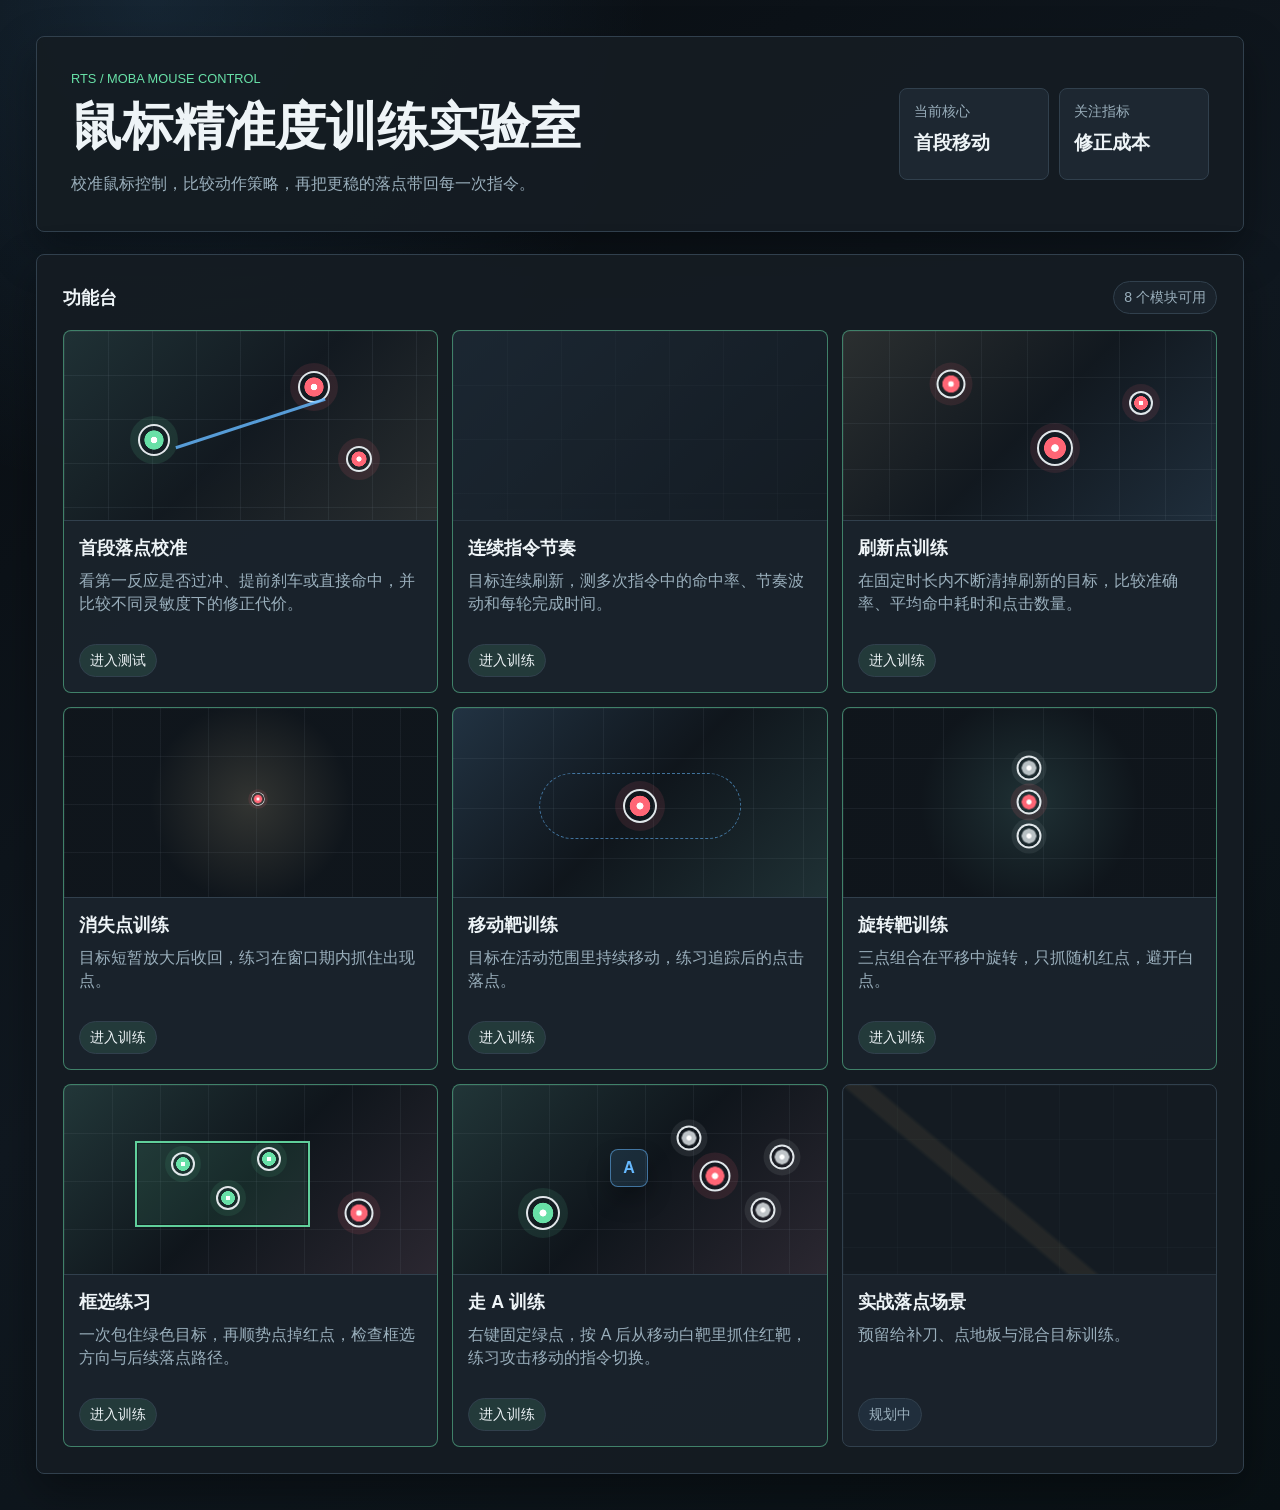
<file: index.html>
<!doctype html>
<html lang="zh-CN">
  <head>
    <meta charset="UTF-8" />
    <meta name="viewport" content="width=device-width, initial-scale=1.0" />
    <title>鼠标精准度训练实验室</title>
    <link rel="stylesheet" href="./home.css" />
  </head>
  <body>
    <main class="home-shell">
      <header class="home-header">
        <div>
          <p class="eyebrow">RTS / MOBA Mouse Control</p>
          <h1>鼠标精准度训练实验室</h1>
          <p class="home-copy">校准鼠标控制，比较动作策略，再把更稳的落点带回每一次指令。</p>
        </div>
        <dl class="home-focus" aria-label="当前研究方向">
          <div>
            <dt>当前核心</dt>
            <dd>首段移动</dd>
          </div>
          <div>
            <dt>关注指标</dt>
            <dd>修正成本</dd>
          </div>
        </dl>
      </header>

      <section class="module-band" aria-label="训练功能">
        <div class="section-heading">
          <h2>功能台</h2>
          <span>8 个模块可用</span>
        </div>

        <div class="module-grid">
          <a class="module-card active" href="./first-move-calibration.html">
            <div class="module-preview" aria-hidden="true">
              <span class="preview-anchor"></span>
              <span class="preview-target first"></span>
              <span class="preview-target second"></span>
              <span class="preview-path"></span>
            </div>
            <div class="module-body">
              <strong>首段落点校准</strong>
              <p>看第一反应是否过冲、提前刹车或直接命中，并比较不同灵敏度下的修正代价。</p>
              <span>进入测试</span>
            </div>
          </a>

          <a class="module-card active" href="./command-rhythm.html">
            <div class="module-preview quiet" aria-hidden="true"></div>
            <div class="module-body">
              <strong>连续指令节奏</strong>
              <p>目标连续刷新，测多次指令中的命中率、节奏波动和每轮完成时间。</p>
              <span>进入训练</span>
            </div>
          </a>

          <a class="module-card active" href="./refresh-point-training.html">
            <div class="module-preview refresh" aria-hidden="true">
              <span class="refresh-target one"></span>
              <span class="refresh-target two"></span>
              <span class="refresh-target three"></span>
            </div>
            <div class="module-body">
              <strong>刷新点训练</strong>
              <p>在固定时长内不断清掉刷新的目标，比较准确率、平均命中耗时和点击数量。</p>
              <span>进入训练</span>
            </div>
          </a>

          <a class="module-card active" href="./vanish-point-training.html">
            <div class="module-preview vanish" aria-hidden="true">
              <span class="vanish-target"></span>
            </div>
            <div class="module-body">
              <strong>消失点训练</strong>
              <p>目标短暂放大后收回，练习在窗口期内抓住出现点。</p>
              <span>进入训练</span>
            </div>
          </a>

          <a class="module-card active" href="./moving-target-training.html">
            <div class="module-preview moving" aria-hidden="true">
              <span class="moving-track"></span>
              <span class="moving-preview-target"></span>
            </div>
            <div class="module-body">
              <strong>移动靶训练</strong>
              <p>目标在活动范围里持续移动，练习追踪后的点击落点。</p>
              <span>进入训练</span>
            </div>
          </a>

          <a class="module-card active" href="./rotating-target-training.html">
            <div class="module-preview rotating" aria-hidden="true">
              <span class="rotating-triplet">
                <i></i>
                <i class="hot"></i>
                <i></i>
              </span>
            </div>
            <div class="module-body">
              <strong>旋转靶训练</strong>
              <p>三点组合在平移中旋转，只抓随机红点，避开白点。</p>
              <span>进入训练</span>
            </div>
          </a>

          <a class="module-card active" href="./box-select-training.html">
            <div class="module-preview box-select" aria-hidden="true">
              <span class="selection-frame"></span>
              <i class="select-preview-dot one"></i>
              <i class="select-preview-dot two"></i>
              <i class="select-preview-dot three"></i>
              <i class="select-preview-dot red"></i>
            </div>
            <div class="module-body">
              <strong>框选练习</strong>
              <p>一次包住绿色目标，再顺势点掉红点，检查框选方向与后续落点路径。</p>
              <span>进入训练</span>
            </div>
          </a>

          <a class="module-card active" href="./a-move-training.html">
            <div class="module-preview amove" aria-hidden="true">
              <span class="amove-preview-anchor"></span>
              <span class="amove-preview-key">A</span>
              <i class="amove-preview-dot red"></i>
              <i class="amove-preview-dot white one"></i>
              <i class="amove-preview-dot white two"></i>
              <i class="amove-preview-dot white three"></i>
            </div>
            <div class="module-body">
              <strong>走 A 训练</strong>
              <p>右键固定绿点，按 A 后从移动白靶里抓住红靶，练习攻击移动的指令切换。</p>
              <span>进入训练</span>
            </div>
          </a>

          <article class="module-card planned">
            <div class="module-preview quiet lanes" aria-hidden="true"></div>
            <div class="module-body">
              <strong>实战落点场景</strong>
              <p>预留给补刀、点地板与混合目标训练。</p>
              <span>规划中</span>
            </div>
          </article>
        </div>
      </section>
    </main>
  </body>
</html>
</file>
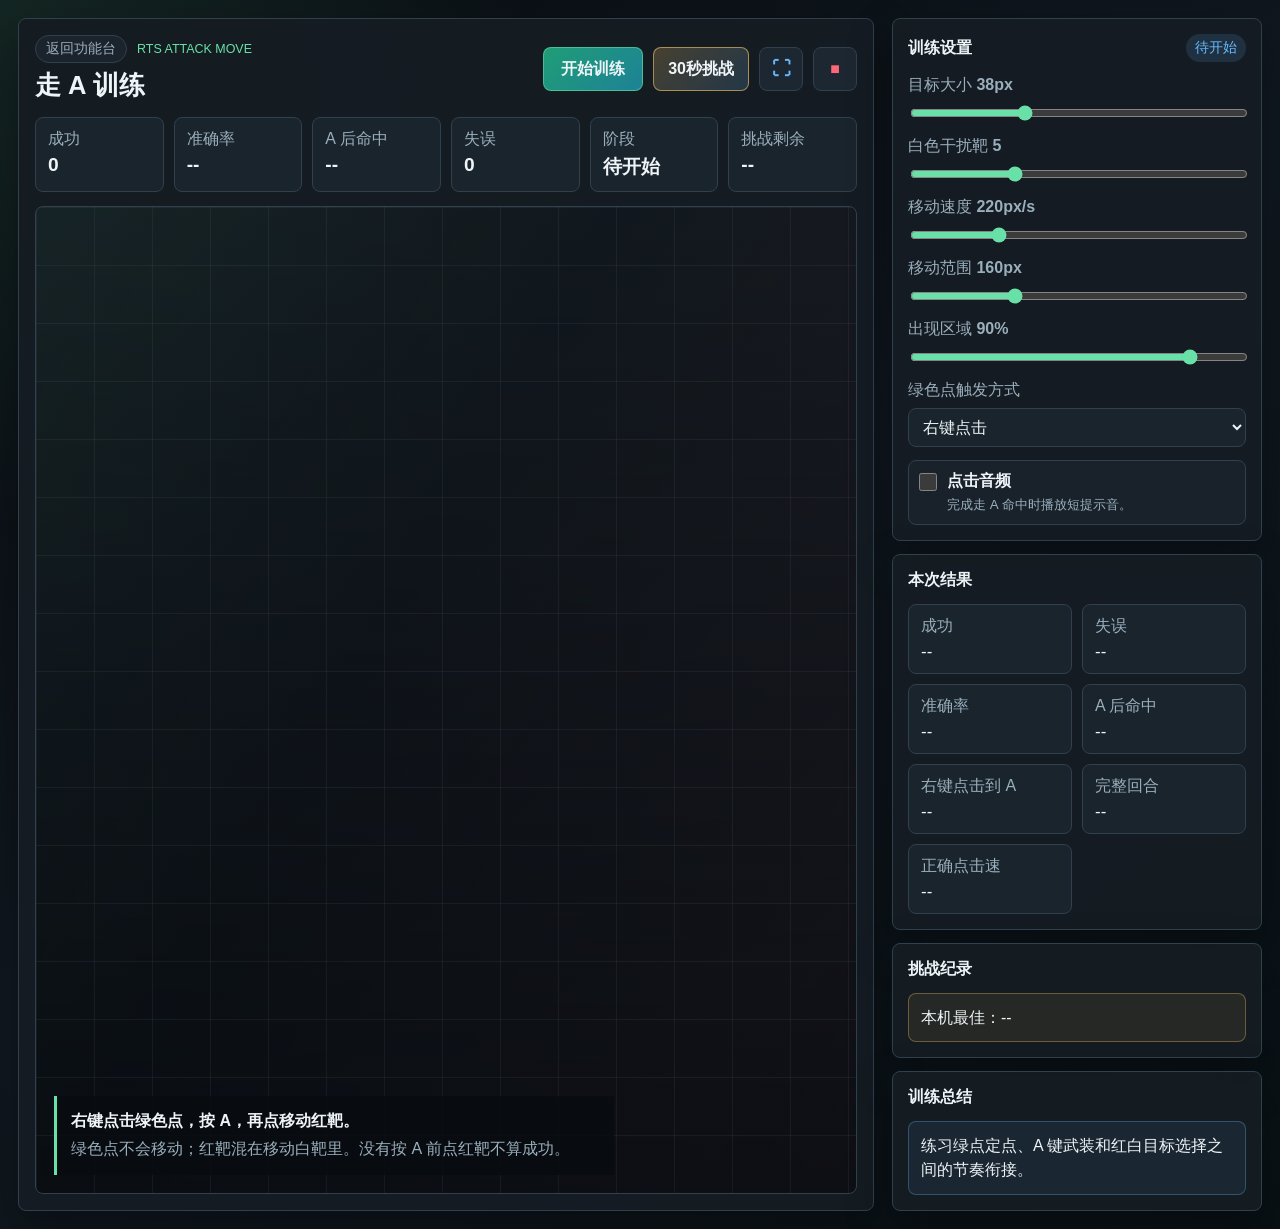
<file: a-move-training.html>
<!doctype html>
<html lang="zh-CN">
  <head>
    <meta charset="UTF-8" />
    <meta name="viewport" content="width=device-width, initial-scale=1.0" />
    <title>走 A 训练 - 鼠标精准度训练实验室</title>
    <link rel="stylesheet" href="./a-move-training.css" />
  </head>
  <body>
    <main class="amove-shell">
      <section class="amove-lab">
        <header class="lab-header">
          <div>
            <div class="module-nav">
              <a class="back-link" href="./index.html">返回功能台</a>
              <p class="eyebrow">RTS Attack Move</p>
            </div>
            <h1>走 A 训练</h1>
          </div>
          <div class="lab-actions">
            <button id="amoveStartButton" class="primary-button" type="button">开始训练</button>
            <button id="amoveChallengeButton" class="challenge-button" type="button">30秒挑战</button>
            <button id="amoveFullscreenButton" class="icon-button fullscreen-button" type="button" aria-label="点击区域全屏" title="点击区域全屏">⛶</button>
            <button id="amoveStopButton" class="icon-button stop-button" type="button" aria-label="结束训练" title="结束训练">■</button>
          </div>
        </header>

        <div class="metric-strip" aria-live="polite">
          <article>
            <span>成功</span>
            <strong id="amoveHitMetric">0</strong>
          </article>
          <article>
            <span>准确率</span>
            <strong id="amoveAccuracyMetric">--</strong>
          </article>
          <article>
            <span>A 后命中</span>
            <strong id="amoveAcquireMetric">--</strong>
          </article>
          <article>
            <span>失误</span>
            <strong id="amoveMissMetric">0</strong>
          </article>
          <article>
            <span>阶段</span>
            <strong id="amovePhaseMetric">待开始</strong>
          </article>
          <article>
            <span>挑战剩余</span>
            <strong id="amoveTimeMetric">--</strong>
          </article>
        </div>

        <div id="amoveArena" class="amove-arena" tabindex="0" aria-label="走 A 训练区域">
          <div class="arena-grid"></div>
          <div id="amoveTargetLayer" class="target-layer"></div>
          <div id="amoveMessage" class="arena-message">
            <strong id="amoveInstructionTitle">右键绿色点，按 A，再点移动红靶。</strong>
            <span>绿色点不会移动；红靶混在移动白靶里。没有按 A 前点红靶不算成功。</span>
          </div>
        </div>
      </section>

      <aside class="amove-side">
        <section class="panel">
          <div class="panel-heading">
            <h2>训练设置</h2>
            <span id="amoveState" class="state-pill">待开始</span>
          </div>
          <label class="field">
            <span>目标大小 <strong id="amoveSizeOutput">38px</strong></span>
            <input id="amoveSizeInput" type="range" min="22" max="70" step="1" value="38" />
          </label>
          <label class="field">
            <span>白色干扰靶 <strong id="amoveWhiteCountOutput">5</strong></span>
            <input id="amoveWhiteCountInput" type="range" min="2" max="12" step="1" value="5" />
          </label>
          <label class="field">
            <span>移动速度 <strong id="amoveSpeedOutput">220px/s</strong></span>
            <input id="amoveSpeedInput" type="range" min="40" max="760" step="10" value="220" />
          </label>
          <label class="field">
            <span>移动范围 <strong id="amoveMoveRangeOutput">160px</strong></span>
            <input id="amoveMoveRangeInput" type="range" min="40" max="440" step="10" value="160" />
          </label>
          <label class="field">
            <span>出现区域 <strong id="amoveAreaOutput">90%</strong></span>
            <input id="amoveAreaInput" type="range" min="35" max="100" step="5" value="90" />
          </label>
          <label class="field">
            <span>绿色点触发方式</span>
            <select id="amoveAnchorButtonInput">
              <option value="right" selected>右键点击</option>
              <option value="left">左键点击</option>
            </select>
          </label>
          <label class="toggle-field">
            <input id="amoveHitSoundInput" type="checkbox" />
            <span>
              <strong>点击音频</strong>
              <small>完成走 A 命中时播放短提示音。</small>
            </span>
          </label>
        </section>

        <section class="panel">
          <div class="panel-heading">
            <h2>本次结果</h2>
          </div>
          <dl class="result-grid">
            <div><dt>成功</dt><dd id="amoveResultHits">--</dd></div>
            <div><dt>失误</dt><dd id="amoveResultMisses">--</dd></div>
            <div><dt>准确率</dt><dd id="amoveResultAccuracy">--</dd></div>
            <div><dt>A 后命中</dt><dd id="amoveResultAcquire">--</dd></div>
            <div><dt id="amoveResultPrimeLabel">右键到 A</dt><dd id="amoveResultPrime">--</dd></div>
            <div><dt>完整回合</dt><dd id="amoveResultRound">--</dd></div>
            <div><dt>正确点击速</dt><dd id="amoveResultRate">--</dd></div>
          </dl>
        </section>

        <section class="panel">
          <div class="panel-heading"><h2>挑战纪录</h2></div>
          <div id="amoveBestRecord" class="best-record">本机最佳：--</div>
        </section>

        <section class="panel">
          <div class="panel-heading"><h2>训练总结</h2></div>
          <div id="amoveSummary" class="summary">练习绿点定点、A 键武装和红白目标选择之间的节奏衔接。</div>
        </section>
      </aside>
    </main>
    <script src="./challenge-records.js"></script>
    <script src="./a-move-training.js"></script>
  </body>
</html>
</file>
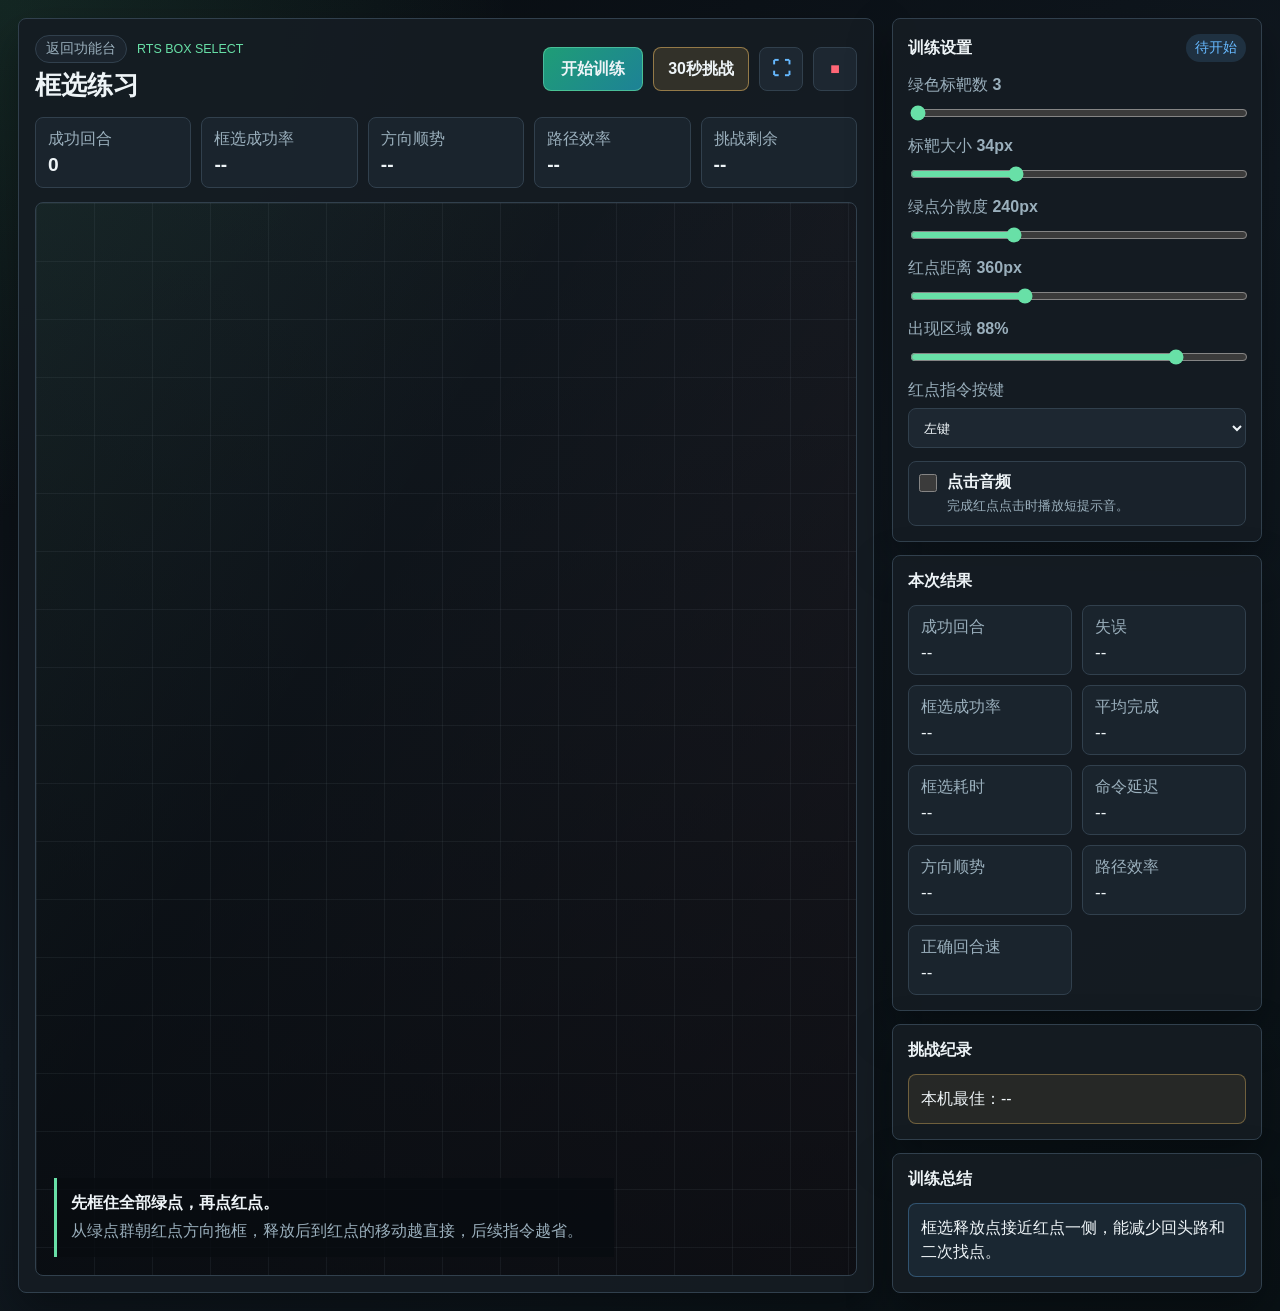
<file: box-select-training.html>
<!doctype html>
<html lang="zh-CN">
  <head>
    <meta charset="UTF-8" />
    <meta name="viewport" content="width=device-width, initial-scale=1.0" />
    <title>框选练习 - 鼠标精准度训练实验室</title>
    <link rel="stylesheet" href="./box-select-training.css" />
    <link rel="stylesheet" href="./click-buttons.css" />
  </head>
  <body>
    <main class="select-shell">
      <section class="select-lab">
        <header class="lab-header">
          <div>
            <div class="module-nav">
              <a class="back-link" href="./index.html">返回功能台</a>
              <p class="eyebrow">RTS Box Select</p>
            </div>
            <h1>框选练习</h1>
          </div>
          <div class="lab-actions">
            <button id="selectStartButton" class="primary-button" type="button">开始训练</button>
            <button id="selectChallengeButton" class="challenge-button" type="button">30秒挑战</button>
            <button id="selectFullscreenButton" class="icon-button fullscreen-button" type="button" aria-label="点击区域全屏" title="点击区域全屏">⛶</button>
            <button id="selectStopButton" class="icon-button stop-button" type="button" aria-label="结束训练" title="结束训练">■</button>
          </div>
        </header>

        <div class="metric-strip" aria-live="polite">
          <article>
            <span>成功回合</span>
            <strong id="selectHitMetric">0</strong>
          </article>
          <article>
            <span>框选成功率</span>
            <strong id="selectBoxMetric">--</strong>
          </article>
          <article>
            <span>方向顺势</span>
            <strong id="selectDirectionMetric">--</strong>
          </article>
          <article>
            <span>路径效率</span>
            <strong id="selectPathMetric">--</strong>
          </article>
          <article>
            <span>挑战剩余</span>
            <strong id="selectTimeMetric">--</strong>
          </article>
        </div>

        <div id="selectArena" class="select-arena" tabindex="0" aria-label="框选练习区域">
          <div class="arena-grid"></div>
          <div id="selectRoundLayer" class="round-layer"></div>
          <div id="selectBox" class="selection-box" hidden></div>
          <div id="selectMessage" class="arena-message">
            <strong>先框住全部绿点，再点红点。</strong>
            <span>从绿点群朝红点方向拖框，释放后到红点的移动越直接，后续指令越省。</span>
          </div>
        </div>
      </section>

      <aside class="select-side">
        <section class="panel">
          <div class="panel-heading">
            <h2>训练设置</h2>
            <span id="selectState" class="state-pill">待开始</span>
          </div>
          <label class="field">
            <span>绿色标靶数 <strong id="selectCountOutput">3</strong></span>
            <input id="selectCountInput" type="range" min="3" max="10" step="1" value="3" />
          </label>
          <label class="field">
            <span>标靶大小 <strong id="selectSizeOutput">34px</strong></span>
            <input id="selectSizeInput" type="range" min="20" max="66" step="1" value="34" />
          </label>
          <label class="field">
            <span>绿点分散度 <strong id="selectSpreadOutput">240px</strong></span>
            <input id="selectSpreadInput" type="range" min="70" max="640" step="10" value="240" />
          </label>
          <label class="field">
            <span>红点距离 <strong id="selectRedDistanceOutput">360px</strong></span>
            <input id="selectRedDistanceInput" type="range" min="90" max="900" step="10" value="360" />
          </label>
          <label class="field">
            <span>出现区域 <strong id="selectAreaOutput">88%</strong></span>
            <input id="selectAreaInput" type="range" min="40" max="100" step="4" value="88" />
          </label>
          <label class="field">
            <span>红点指令按键</span>
            <select id="selectClickButtonInput">
              <option value="left">左键</option>
              <option value="right">右键</option>
              <option value="both">左右都可</option>
            </select>
          </label>
          <label class="toggle-field">
            <input id="selectHitSoundInput" type="checkbox" />
            <span>
              <strong>点击音频</strong>
              <small>完成红点点击时播放短提示音。</small>
            </span>
          </label>
        </section>

        <section class="panel">
          <div class="panel-heading">
            <h2>本次结果</h2>
          </div>
          <dl class="result-grid">
            <div><dt>成功回合</dt><dd id="selectResultHits">--</dd></div>
            <div><dt>失误</dt><dd id="selectResultMisses">--</dd></div>
            <div><dt>框选成功率</dt><dd id="selectResultBox">--</dd></div>
            <div><dt>平均完成</dt><dd id="selectResultAverage">--</dd></div>
            <div><dt>框选耗时</dt><dd id="selectResultBoxTime">--</dd></div>
            <div><dt>命令延迟</dt><dd id="selectResultCommandDelay">--</dd></div>
            <div><dt>方向顺势</dt><dd id="selectResultDirection">--</dd></div>
            <div><dt>路径效率</dt><dd id="selectResultPath">--</dd></div>
            <div><dt>正确回合速</dt><dd id="selectResultRate">--</dd></div>
          </dl>
        </section>

        <section class="panel">
          <div class="panel-heading"><h2>挑战纪录</h2></div>
          <div id="selectBestRecord" class="best-record">本机最佳：--</div>
        </section>

        <section class="panel">
          <div class="panel-heading"><h2>训练总结</h2></div>
          <div id="selectSummary" class="summary">框选释放点接近红点一侧，能减少回头路和二次找点。</div>
        </section>
      </aside>
    </main>
    <script src="./click-buttons.js"></script>
    <script src="./challenge-records.js"></script>
    <script src="./box-select-training.js"></script>
  </body>
</html>
</file>
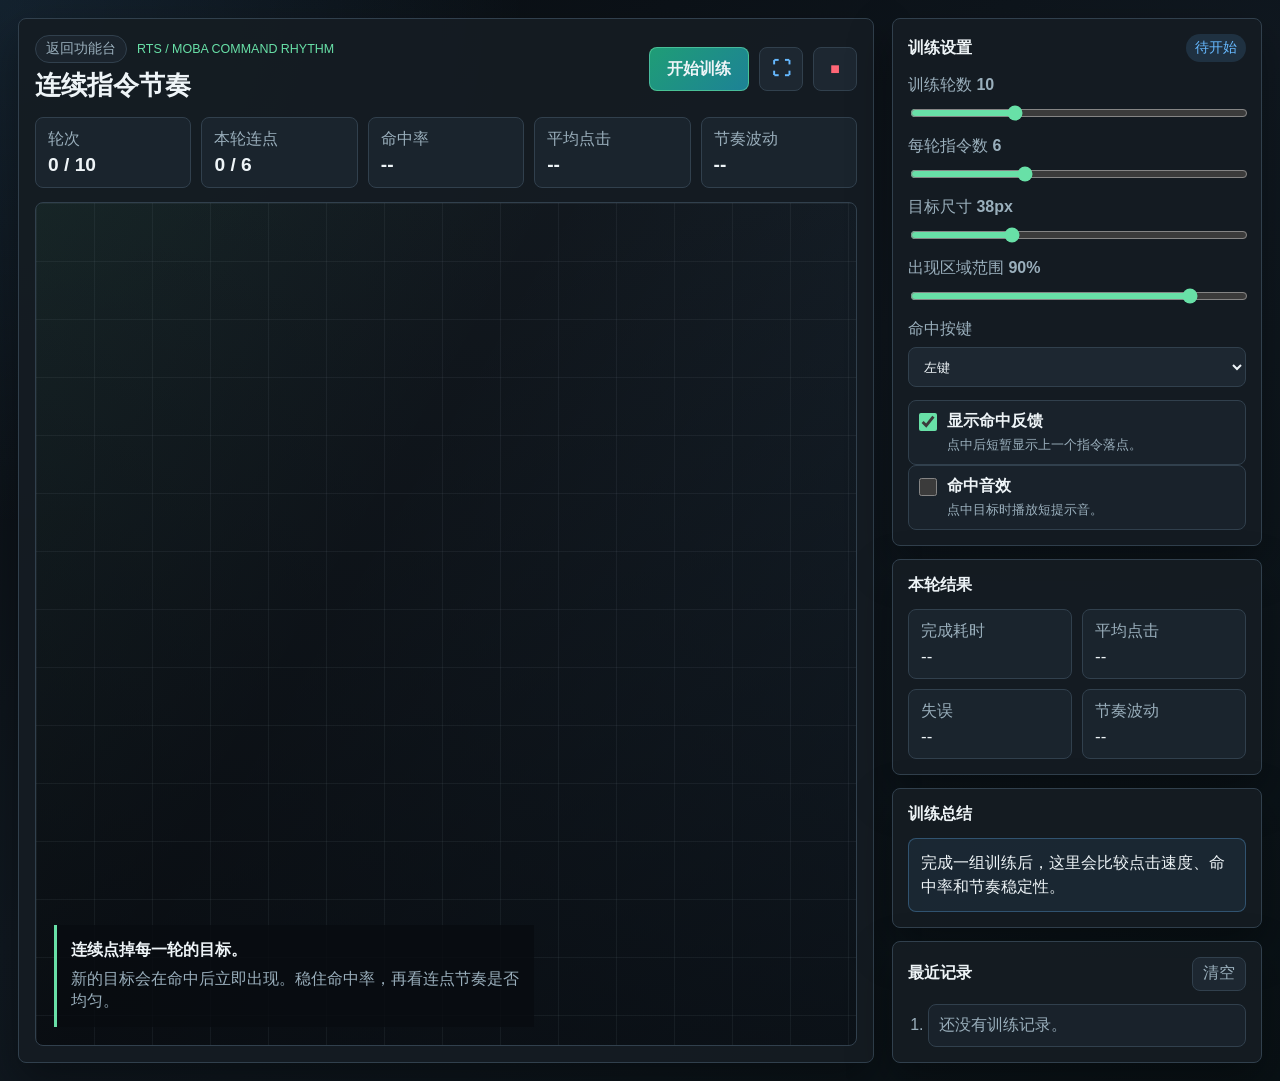
<file: command-rhythm.html>
<!doctype html>
<html lang="zh-CN">
  <head>
    <meta charset="UTF-8" />
    <meta name="viewport" content="width=device-width, initial-scale=1.0" />
    <title>连续指令节奏 - 鼠标精准度训练实验室</title>
    <link rel="stylesheet" href="./command-rhythm.css" />
    <link rel="stylesheet" href="./click-buttons.css" />
  </head>
  <body>
    <main class="rhythm-shell">
      <section class="rhythm-lab">
        <header class="lab-header">
          <div>
            <div class="module-nav">
              <a class="back-link" href="./index.html">返回功能台</a>
              <p class="eyebrow">RTS / MOBA Command Rhythm</p>
            </div>
            <h1>连续指令节奏</h1>
          </div>
          <div class="lab-actions">
            <button id="rhythmStartButton" class="primary-button" type="button">开始训练</button>
            <button id="rhythmFullscreenButton" class="icon-button fullscreen-button" type="button" aria-label="点击区域全屏" title="点击区域全屏">⛶</button>
            <button id="rhythmStopButton" class="icon-button stop-button" type="button" aria-label="结束训练" title="结束训练">■</button>
          </div>
        </header>

        <div class="metric-strip" aria-live="polite">
          <article>
            <span>轮次</span>
            <strong id="roundMetric">0 / 10</strong>
          </article>
          <article>
            <span>本轮连点</span>
            <strong id="chainMetric">0 / 6</strong>
          </article>
          <article>
            <span>命中率</span>
            <strong id="hitMetric">--</strong>
          </article>
          <article>
            <span>平均点击</span>
            <strong id="acquireMetric">--</strong>
          </article>
          <article>
            <span>节奏波动</span>
            <strong id="rhythmMetric">--</strong>
          </article>
        </div>

        <div id="rhythmArena" class="rhythm-arena" tabindex="0" aria-label="连续指令训练区域">
          <div class="arena-grid"></div>
          <div id="rhythmTargetLayer" class="target-layer"></div>
          <div id="rhythmPulse" class="rhythm-pulse" hidden></div>
          <div id="rhythmMessage" class="arena-message">
            <strong>连续点掉每一轮的目标。</strong>
            <span>新的目标会在命中后立即出现。稳住命中率，再看连点节奏是否均匀。</span>
          </div>
        </div>
      </section>

      <aside class="rhythm-side">
        <section class="panel">
          <div class="panel-heading">
            <h2>训练设置</h2>
            <span id="rhythmState" class="state-pill">待开始</span>
          </div>

          <label class="field">
            <span>训练轮数 <strong id="roundsOutput">10</strong></span>
            <input id="roundsInput" type="range" min="4" max="24" step="2" value="10" />
          </label>
          <label class="field">
            <span>每轮指令数 <strong id="chainOutput">6</strong></span>
            <input id="chainInput" type="range" min="3" max="12" step="1" value="6" />
          </label>
          <label class="field">
            <span>目标尺寸 <strong id="rhythmSizeOutput">38px</strong></span>
            <input id="rhythmSizeInput" type="range" min="24" max="72" step="1" value="38" />
          </label>
          <label class="field">
            <span>出现区域范围 <strong id="rhythmRangeOutput">90%</strong></span>
            <input id="rhythmRangeInput" type="range" min="35" max="100" step="5" value="90" />
          </label>
          <label class="field">
            <span>命中按键</span>
            <select id="rhythmClickButtonInput">
              <option value="left">左键</option>
              <option value="right">右键</option>
              <option value="both">左右都可</option>
            </select>
          </label>
          <label class="toggle-field">
            <input id="showPulseInput" type="checkbox" checked />
            <span>
              <strong>显示命中反馈</strong>
              <small>点中后短暂显示上一个指令落点。</small>
            </span>
          </label>
          <label class="toggle-field">
            <input id="hitSoundInput" type="checkbox" />
            <span>
              <strong>命中音效</strong>
              <small>点中目标时播放短提示音。</small>
            </span>
          </label>
        </section>

        <section class="panel">
          <div class="panel-heading">
            <h2>本轮结果</h2>
          </div>
          <dl class="round-detail">
            <div>
              <dt>完成耗时</dt>
              <dd id="roundTimeValue">--</dd>
            </div>
            <div>
              <dt>平均点击</dt>
              <dd id="roundAverageValue">--</dd>
            </div>
            <div>
              <dt>失误</dt>
              <dd id="roundMissValue">--</dd>
            </div>
            <div>
              <dt>节奏波动</dt>
              <dd id="roundSpreadValue">--</dd>
            </div>
          </dl>
        </section>

        <section class="panel">
          <div class="panel-heading">
            <h2>训练总结</h2>
          </div>
          <div id="rhythmSummary" class="summary">
            完成一组训练后，这里会比较点击速度、命中率和节奏稳定性。
          </div>
        </section>

        <section class="panel history-panel">
          <div class="panel-heading">
            <h2>最近记录</h2>
            <button id="clearRhythmHistoryButton" class="ghost-button" type="button">清空</button>
          </div>
          <ol id="rhythmHistoryList" class="history-list"></ol>
        </section>
      </aside>
    </main>
    <script src="./click-buttons.js"></script>
    <script src="./command-rhythm.js"></script>
  </body>
</html>
</file>
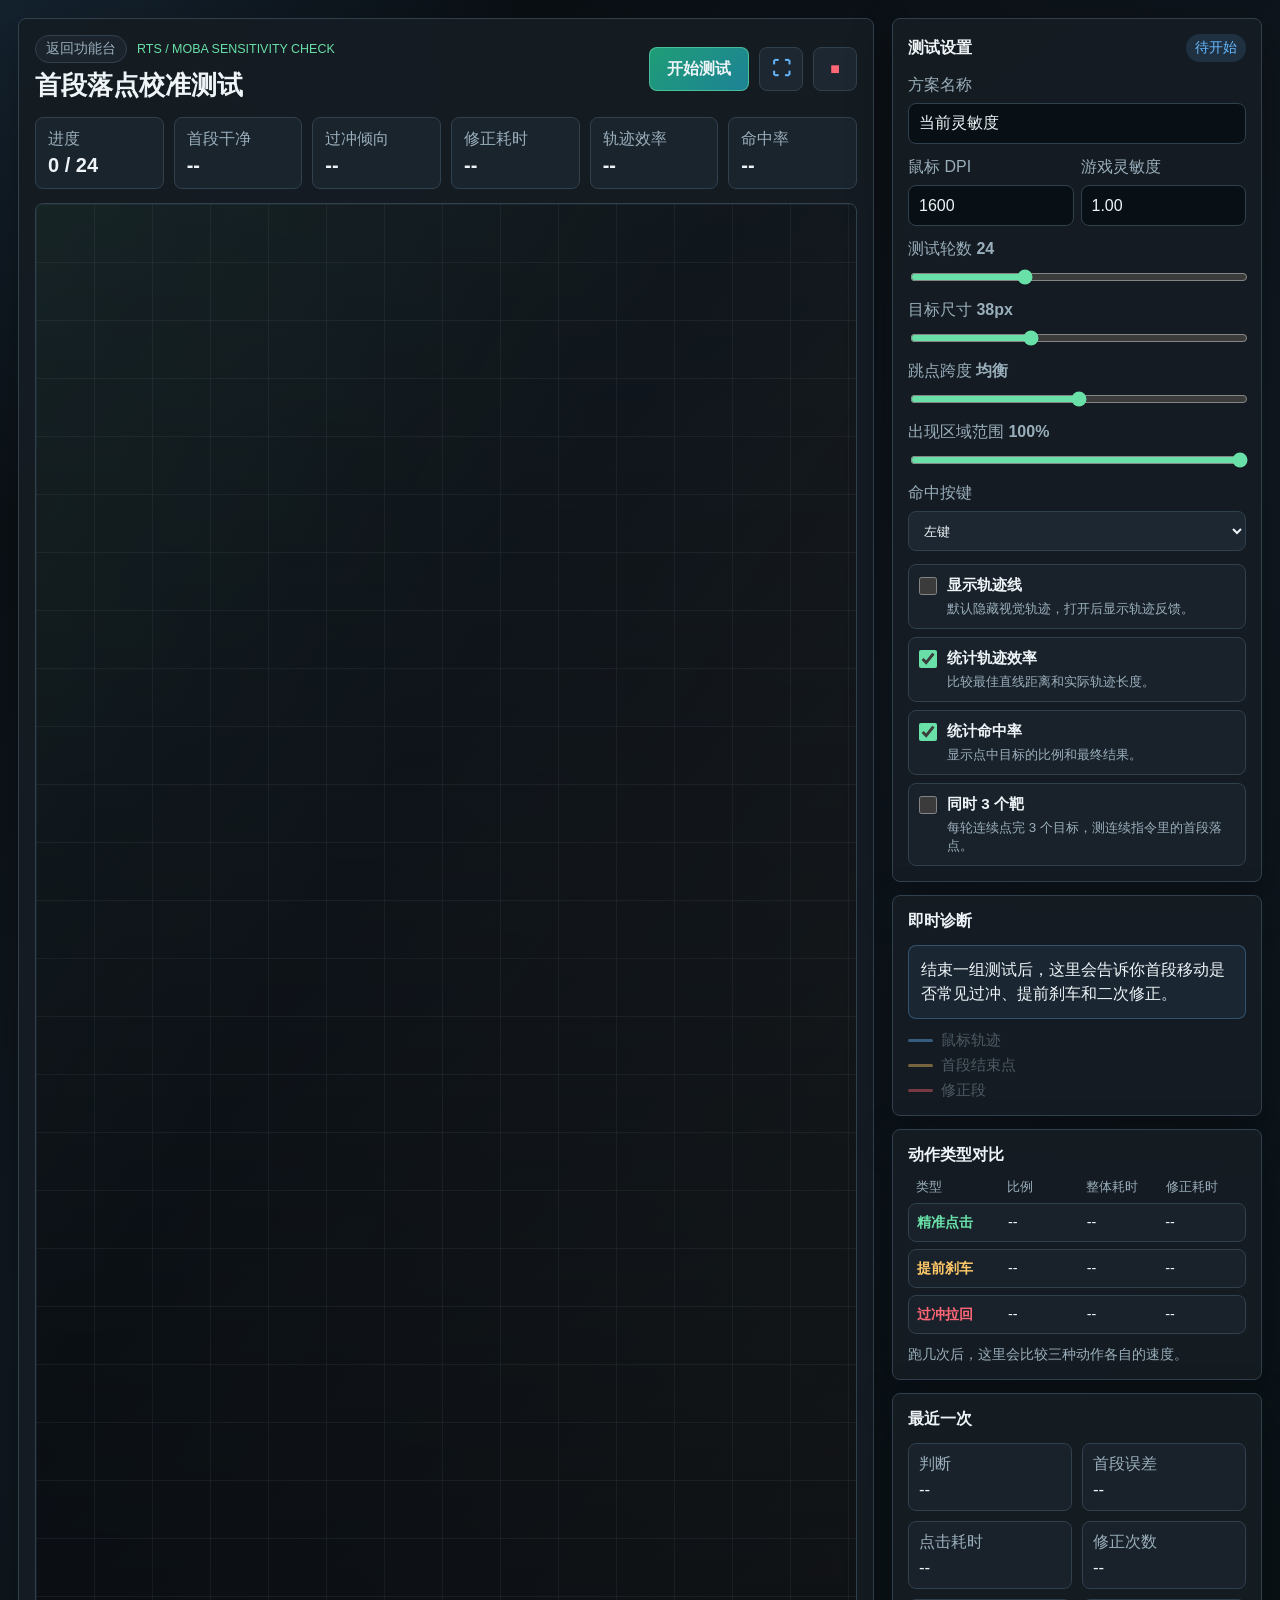
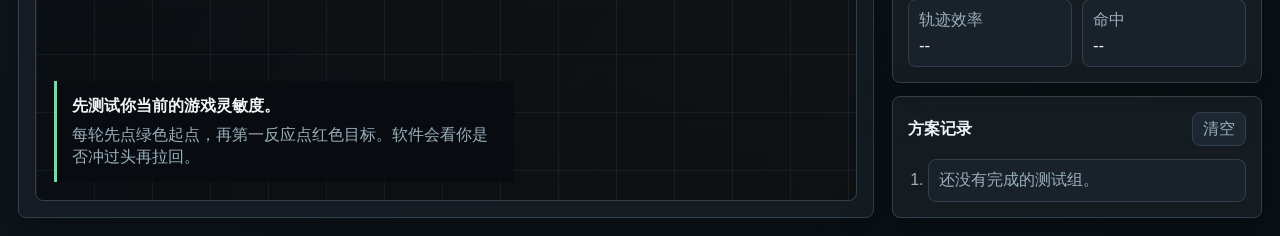
<file: first-move-calibration.html>
<!doctype html>
<html lang="zh-CN">
  <head>
    <meta charset="UTF-8" />
    <meta name="viewport" content="width=device-width, initial-scale=1.0" />
    <title>首段落点校准 - 鼠标精准度训练实验室</title>
    <link rel="stylesheet" href="./styles.css" />
    <link rel="stylesheet" href="./click-buttons.css" />
  </head>
  <body>
    <main class="app-shell">
      <section class="lab">
        <header class="lab-header">
          <div>
            <div class="module-nav">
              <a class="back-link" href="./index.html">返回功能台</a>
              <p class="eyebrow">RTS / MOBA Sensitivity Check</p>
            </div>
            <h1>首段落点校准测试</h1>
          </div>
          <div class="run-actions">
            <button id="startRunButton" class="primary-button" type="button">开始测试</button>
            <button id="fullscreenButton" class="icon-button fullscreen-button" type="button" aria-label="训练区全屏" title="训练区全屏">⛶</button>
            <button id="stopRunButton" class="icon-button" type="button" aria-label="结束测试" title="结束测试">■</button>
          </div>
        </header>

        <div class="metric-strip" aria-live="polite">
          <article>
            <span>进度</span>
            <strong id="progressValue">0 / 24</strong>
          </article>
          <article>
            <span>首段干净</span>
            <strong id="directValue">--</strong>
          </article>
          <article>
            <span>过冲倾向</span>
            <strong id="overshootValue">--</strong>
          </article>
          <article>
            <span>修正耗时</span>
            <strong id="correctionValue">--</strong>
          </article>
          <article id="pathEfficiencyMetric">
            <span>轨迹效率</span>
            <strong id="pathEfficiencyValue">--</strong>
          </article>
          <article id="hitRateMetric">
            <span>命中率</span>
            <strong id="hitRateValue">--</strong>
          </article>
        </div>

        <div id="arena" class="arena" tabindex="0" aria-label="鼠标轨迹诊断区域">
          <canvas id="traceCanvas"></canvas>
          <div class="arena-grid"></div>
          <button id="anchor" class="anchor" type="button" hidden aria-label="点击起点">
            <span></span>
          </button>
          <div id="targetLayer" class="target-layer"></div>
          <div id="arenaMessage" class="arena-message">
            <strong>先测试你当前的游戏灵敏度。</strong>
            <span>每轮先点绿色起点，再第一反应点红色目标。软件会看你是否冲过头再拉回。</span>
          </div>
          <div id="trialBadge" class="trial-badge" hidden></div>
        </div>
      </section>

      <aside class="side-panel">
        <section class="panel">
          <div class="panel-heading">
            <h2>测试设置</h2>
            <span id="runState" class="state-pill">待开始</span>
          </div>

          <label class="field">
            <span>方案名称</span>
            <input id="profileNameInput" type="text" maxlength="24" value="当前灵敏度" />
          </label>

          <div class="field-grid">
            <label class="field">
              <span>鼠标 DPI</span>
              <input id="dpiInput" type="number" min="100" max="32000" step="100" value="1600" />
            </label>
            <label class="field">
              <span>游戏灵敏度</span>
              <input id="sensitivityInput" type="number" min="0.01" max="100" step="0.01" value="1.00" />
            </label>
          </div>

          <label class="field">
            <span>测试轮数 <strong id="roundCountOutput">24</strong></span>
            <input id="roundCountInput" type="range" min="12" max="48" step="4" value="24" />
          </label>

          <label class="field">
            <span>目标尺寸 <strong id="targetSizeOutput">38px</strong></span>
            <input id="targetSizeInput" type="range" min="24" max="64" value="38" />
          </label>

          <label class="field">
            <span>跳点跨度 <strong id="jumpScaleOutput">均衡</strong></span>
            <input id="jumpScaleInput" type="range" min="0" max="2" step="1" value="1" />
          </label>

          <label class="field">
            <span>出现区域范围 <strong id="spawnRangeOutput">100%</strong></span>
            <input id="spawnRangeInput" type="range" min="35" max="100" step="5" value="100" />
          </label>

          <label class="field">
            <span>命中按键</span>
            <select id="calibrationClickButtonInput">
              <option value="left">左键</option>
              <option value="right">右键</option>
              <option value="both">左右都可</option>
            </select>
          </label>

          <div class="option-grid">
            <label class="toggle-field">
              <input id="showTraceInput" type="checkbox" />
              <span>
                <strong>显示轨迹线</strong>
                <small>默认隐藏视觉轨迹，打开后显示轨迹反馈。</small>
              </span>
            </label>
            <label class="toggle-field">
              <input id="pathEfficiencyInput" type="checkbox" checked />
              <span>
                <strong>统计轨迹效率</strong>
                <small>比较最佳直线距离和实际轨迹长度。</small>
              </span>
            </label>
            <label class="toggle-field">
              <input id="hitRateInput" type="checkbox" checked />
              <span>
                <strong>统计命中率</strong>
                <small>显示点中目标的比例和最终结果。</small>
              </span>
            </label>
            <label class="toggle-field">
              <input id="tripleTargetInput" type="checkbox" />
              <span>
                <strong>同时 3 个靶</strong>
                <small>每轮连续点完 3 个目标，测连续指令里的首段落点。</small>
              </span>
            </label>
          </div>
        </section>

        <section class="panel diagnosis-panel">
          <div class="panel-heading">
            <h2>即时诊断</h2>
          </div>
          <div id="diagnosisText" class="diagnosis">
            结束一组测试后，这里会告诉你首段移动是否常见过冲、提前刹车和二次修正。
          </div>
          <div class="legend">
            <p><i class="legend-line trace"></i>鼠标轨迹</p>
            <p><i class="legend-line first"></i>首段结束点</p>
            <p><i class="legend-line repair"></i>修正段</p>
          </div>
        </section>

        <section class="panel compare-panel">
          <div class="panel-heading">
            <h2>动作类型对比</h2>
          </div>
          <div class="compare-table" aria-live="polite">
            <div class="compare-head">
              <span>类型</span>
              <span>比例</span>
              <span>整体耗时</span>
              <span>修正耗时</span>
            </div>
            <div class="compare-row precise">
              <strong>精准点击</strong>
              <span id="preciseRateValue">--</span>
              <span id="preciseTotalTimeValue">--</span>
              <span id="preciseRepairTimeValue">--</span>
            </div>
            <div class="compare-row early-brake">
              <strong>提前刹车</strong>
              <span id="earlyBrakeRateValue">--</span>
              <span id="earlyBrakeTotalTimeValue">--</span>
              <span id="earlyBrakeRepairTimeValue">--</span>
            </div>
            <div class="compare-row overshoot">
              <strong>过冲拉回</strong>
              <span id="overshootRateTableValue">--</span>
              <span id="overshootTotalTimeValue">--</span>
              <span id="overshootRepairTimeValue">--</span>
            </div>
          </div>
          <p id="compareNote" class="compare-note">跑几次后，这里会比较三种动作各自的速度。</p>
        </section>

        <section class="panel">
          <div class="panel-heading">
            <h2>最近一次</h2>
          </div>
          <dl class="trial-detail">
            <div>
              <dt>判断</dt>
              <dd id="trialLabelValue">--</dd>
            </div>
            <div>
              <dt>首段误差</dt>
              <dd id="firstErrorValue">--</dd>
            </div>
            <div>
              <dt>点击耗时</dt>
              <dd id="trialTimeValue">--</dd>
            </div>
            <div>
              <dt>修正次数</dt>
              <dd id="repairCountValue">--</dd>
            </div>
            <div id="trialPathEfficiencyDetail">
              <dt>轨迹效率</dt>
              <dd id="trialPathEfficiencyValue">--</dd>
            </div>
            <div id="trialHitDetail">
              <dt>命中</dt>
              <dd id="trialHitValue">--</dd>
            </div>
          </dl>
        </section>

        <section class="panel history-panel">
          <div class="panel-heading">
            <h2>方案记录</h2>
            <button id="clearHistoryButton" class="ghost-button" type="button">清空</button>
          </div>
          <ol id="historyList" class="history-list"></ol>
        </section>
      </aside>
    </main>

    <script src="./click-buttons.js"></script>
    <script src="./app.js"></script>
  </body>
</html>
</file>
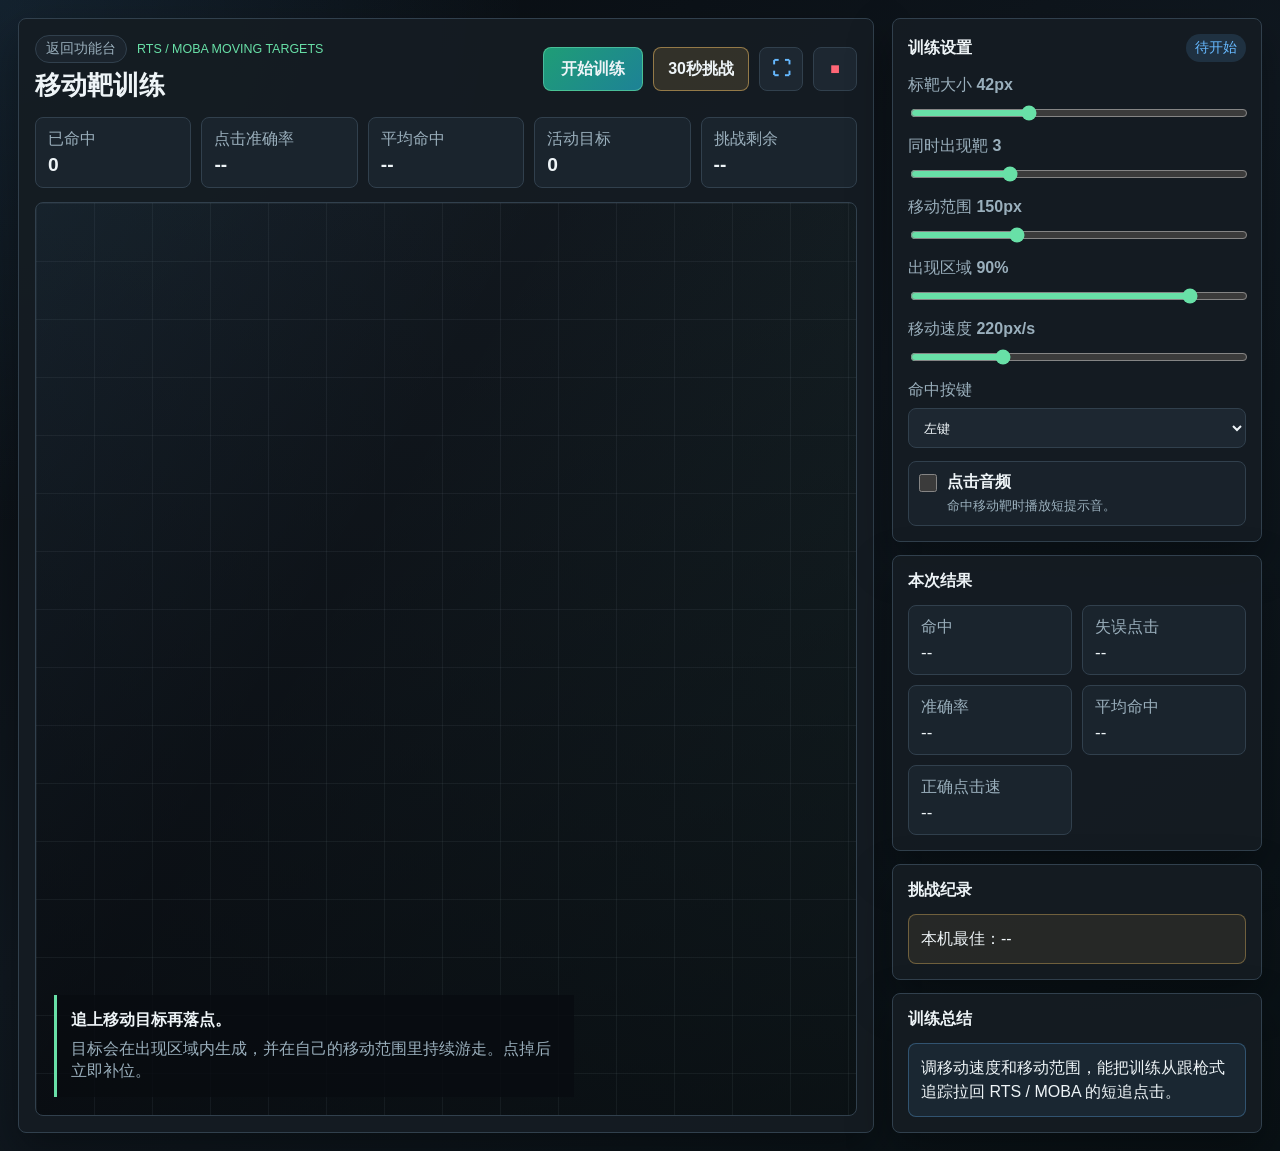
<file: moving-target-training.html>
<!doctype html>
<html lang="zh-CN">
  <head>
    <meta charset="UTF-8" />
    <meta name="viewport" content="width=device-width, initial-scale=1.0" />
    <title>移动靶训练 - 鼠标精准度训练实验室</title>
    <link rel="stylesheet" href="./moving-target-training.css" />
    <link rel="stylesheet" href="./click-buttons.css" />
  </head>
  <body>
    <main class="moving-shell">
      <section class="moving-lab">
        <header class="lab-header">
          <div>
            <div class="module-nav">
              <a class="back-link" href="./index.html">返回功能台</a>
              <p class="eyebrow">RTS / MOBA Moving Targets</p>
            </div>
            <h1>移动靶训练</h1>
          </div>
          <div class="lab-actions">
            <button id="movingStartButton" class="primary-button" type="button">开始训练</button>
            <button id="movingChallengeButton" class="challenge-button" type="button">30秒挑战</button>
            <button id="movingFullscreenButton" class="icon-button fullscreen-button" type="button" aria-label="点击区域全屏" title="点击区域全屏">⛶</button>
            <button id="movingStopButton" class="icon-button stop-button" type="button" aria-label="结束训练" title="结束训练">■</button>
          </div>
        </header>

        <div class="metric-strip" aria-live="polite">
          <article>
            <span>已命中</span>
            <strong id="movingHitMetric">0</strong>
          </article>
          <article>
            <span>点击准确率</span>
            <strong id="movingAccuracyMetric">--</strong>
          </article>
          <article>
            <span>平均命中</span>
            <strong id="movingAverageMetric">--</strong>
          </article>
          <article>
            <span>活动目标</span>
            <strong id="movingActiveMetric">0</strong>
          </article>
          <article>
            <span>挑战剩余</span>
            <strong id="movingTimeMetric">--</strong>
          </article>
        </div>

        <div id="movingArena" class="moving-arena" tabindex="0" aria-label="移动靶训练区域">
          <div class="arena-grid"></div>
          <div id="movingTargetLayer" class="target-layer"></div>
          <div id="movingMessage" class="arena-message">
            <strong>追上移动目标再落点。</strong>
            <span>目标会在出现区域内生成，并在自己的移动范围里持续游走。点掉后立即补位。</span>
          </div>
        </div>
      </section>

      <aside class="moving-side">
        <section class="panel">
          <div class="panel-heading">
            <h2>训练设置</h2>
            <span id="movingState" class="state-pill">待开始</span>
          </div>
          <label class="field">
            <span>标靶大小 <strong id="movingSizeOutput">42px</strong></span>
            <input id="movingSizeInput" type="range" min="20" max="84" step="1" value="42" />
          </label>
          <label class="field">
            <span>同时出现靶 <strong id="movingCountOutput">3</strong></span>
            <input id="movingCountInput" type="range" min="1" max="8" step="1" value="3" />
          </label>
          <label class="field">
            <span>移动范围 <strong id="moveRangeOutput">150px</strong></span>
            <input id="moveRangeInput" type="range" min="30" max="420" step="10" value="150" />
          </label>
          <label class="field">
            <span>出现区域 <strong id="movingAreaOutput">90%</strong></span>
            <input id="movingAreaInput" type="range" min="35" max="100" step="5" value="90" />
          </label>
          <label class="field">
            <span>移动速度 <strong id="movingSpeedOutput">220px/s</strong></span>
            <input id="movingSpeedInput" type="range" min="40" max="720" step="10" value="220" />
          </label>
          <label class="field">
            <span>命中按键</span>
            <select id="movingClickButtonInput">
              <option value="left">左键</option>
              <option value="right">右键</option>
              <option value="both">左右都可</option>
            </select>
          </label>
          <label class="toggle-field">
            <input id="movingHitSoundInput" type="checkbox" />
            <span>
              <strong>点击音频</strong>
              <small>命中移动靶时播放短提示音。</small>
            </span>
          </label>
        </section>

        <section class="panel">
          <div class="panel-heading">
            <h2>本次结果</h2>
          </div>
          <dl class="result-grid">
            <div>
              <dt>命中</dt>
              <dd id="movingResultHits">--</dd>
            </div>
            <div>
              <dt>失误点击</dt>
              <dd id="movingResultMisses">--</dd>
            </div>
            <div>
              <dt>准确率</dt>
              <dd id="movingResultAccuracy">--</dd>
            </div>
            <div>
              <dt>平均命中</dt>
              <dd id="movingResultAverage">--</dd>
            </div>
            <div>
              <dt>正确点击速</dt>
              <dd id="movingResultRate">--</dd>
            </div>
          </dl>
        </section>

        <section class="panel">
          <div class="panel-heading">
            <h2>挑战纪录</h2>
          </div>
          <div id="movingBestRecord" class="best-record">本机最佳：--</div>
        </section>

        <section class="panel">
          <div class="panel-heading">
            <h2>训练总结</h2>
          </div>
          <div id="movingSummary" class="summary">调移动速度和移动范围，能把训练从跟枪式追踪拉回 RTS / MOBA 的短追点击。</div>
        </section>
      </aside>
    </main>
    <script src="./click-buttons.js"></script>
    <script src="./challenge-records.js"></script>
    <script src="./moving-target-training.js"></script>
  </body>
</html>
</file>
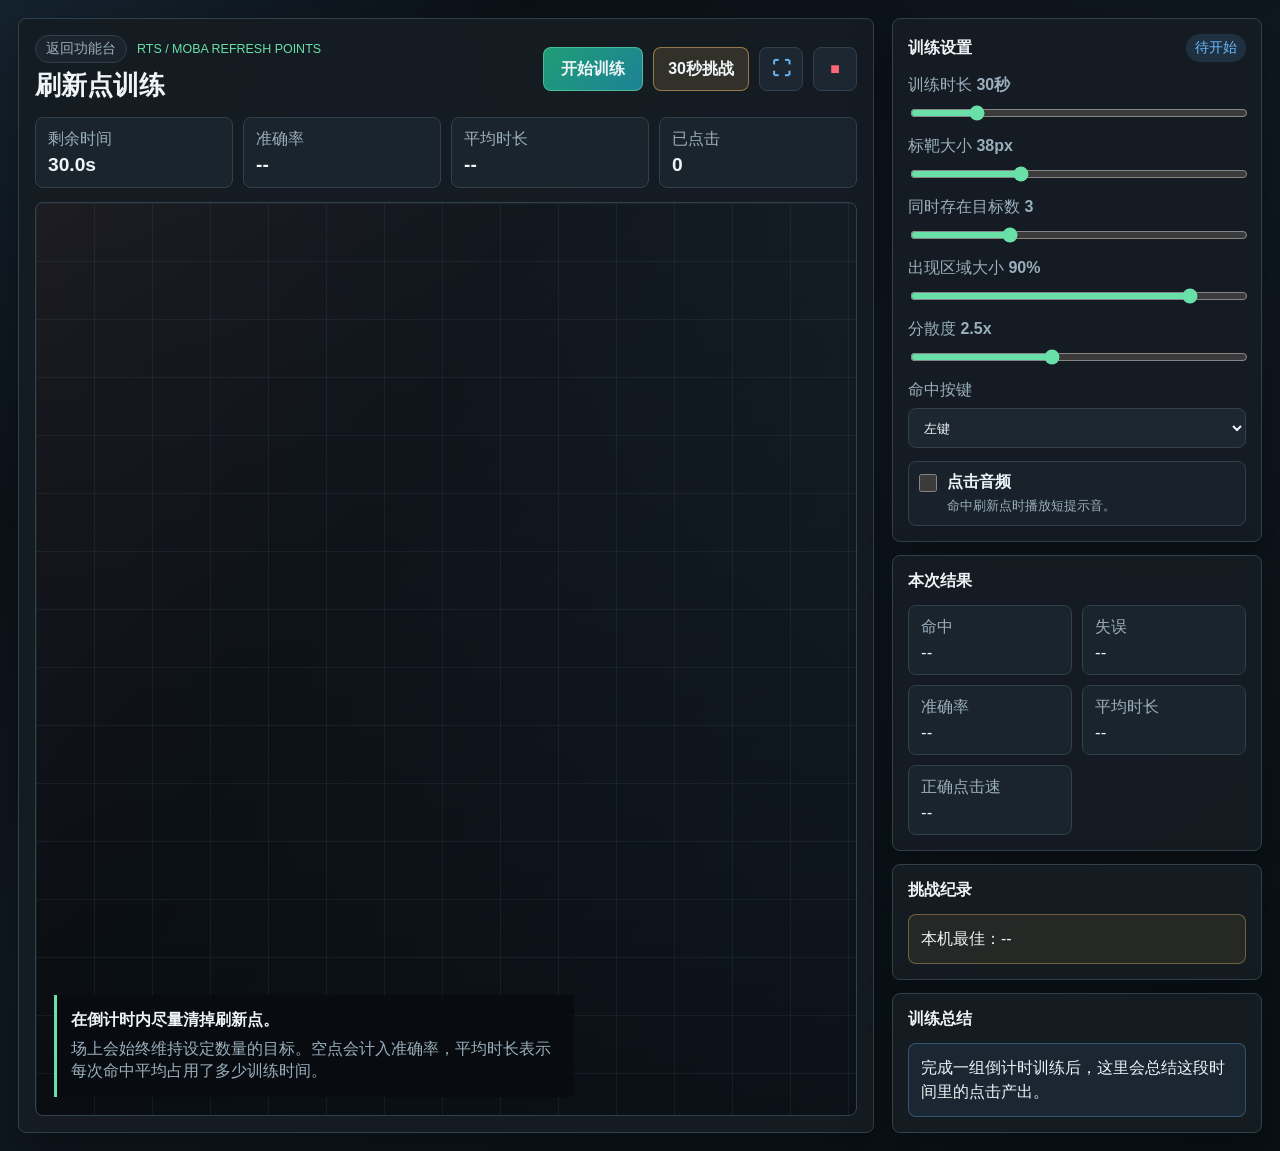
<file: refresh-point-training.html>
<!doctype html>
<html lang="zh-CN">
  <head>
    <meta charset="UTF-8" />
    <meta name="viewport" content="width=device-width, initial-scale=1.0" />
    <title>刷新点训练 - 鼠标精准度训练实验室</title>
    <link rel="stylesheet" href="./refresh-point-training.css" />
    <link rel="stylesheet" href="./click-buttons.css" />
  </head>
  <body>
    <main class="refresh-shell">
      <section class="refresh-lab">
        <header class="lab-header">
          <div>
            <div class="module-nav">
              <a class="back-link" href="./index.html">返回功能台</a>
              <p class="eyebrow">RTS / MOBA Refresh Points</p>
            </div>
            <h1>刷新点训练</h1>
          </div>
          <div class="lab-actions">
            <button id="refreshStartButton" class="primary-button" type="button">开始训练</button>
            <button id="refreshChallengeButton" class="challenge-button" type="button">30秒挑战</button>
            <button id="refreshFullscreenButton" class="icon-button fullscreen-button" type="button" aria-label="点击区域全屏" title="点击区域全屏">⛶</button>
            <button id="refreshStopButton" class="icon-button stop-button" type="button" aria-label="结束训练" title="结束训练">■</button>
          </div>
        </header>

        <div class="metric-strip" aria-live="polite">
          <article>
            <span>剩余时间</span>
            <strong id="refreshTimeMetric">30.0s</strong>
          </article>
          <article>
            <span>准确率</span>
            <strong id="refreshAccuracyMetric">--</strong>
          </article>
          <article>
            <span>平均时长</span>
            <strong id="refreshAverageMetric">--</strong>
          </article>
          <article>
            <span>已点击</span>
            <strong id="refreshHitMetric">0</strong>
          </article>
        </div>

        <div id="refreshArena" class="refresh-arena" tabindex="0" aria-label="刷新点训练区域">
          <div class="arena-grid"></div>
          <div id="refreshTargetLayer" class="target-layer"></div>
          <div id="refreshMessage" class="arena-message">
            <strong>在倒计时内尽量清掉刷新点。</strong>
            <span>场上会始终维持设定数量的目标。空点会计入准确率，平均时长表示每次命中平均占用了多少训练时间。</span>
          </div>
        </div>
      </section>

      <aside class="refresh-side">
        <section class="panel">
          <div class="panel-heading">
            <h2>训练设置</h2>
            <span id="refreshState" class="state-pill">待开始</span>
          </div>
          <label class="field">
            <span>训练时长 <strong id="durationOutput">30秒</strong></span>
            <input id="durationInput" type="range" min="10" max="120" step="5" value="30" />
          </label>
          <label class="field">
            <span>标靶大小 <strong id="refreshSizeOutput">38px</strong></span>
            <input id="refreshSizeInput" type="range" min="20" max="76" step="1" value="38" />
          </label>
          <label class="field">
            <span>同时存在目标数 <strong id="targetCountOutput">3</strong></span>
            <input id="targetCountInput" type="range" min="1" max="8" step="1" value="3" />
          </label>
          <label class="field">
            <span>出现区域大小 <strong id="refreshRangeOutput">90%</strong></span>
            <input id="refreshRangeInput" type="range" min="35" max="100" step="5" value="90" />
          </label>
          <label class="field">
            <span>分散度 <strong id="scatterOutput">2.5x</strong></span>
            <input id="scatterInput" type="range" min="0" max="6" step="0.5" value="2.5" />
          </label>
          <label class="field">
            <span>命中按键</span>
            <select id="refreshClickButtonInput">
              <option value="left">左键</option>
              <option value="right">右键</option>
              <option value="both">左右都可</option>
            </select>
          </label>
          <label class="toggle-field">
            <input id="refreshHitSoundInput" type="checkbox" />
            <span>
              <strong>点击音频</strong>
              <small>命中刷新点时播放短提示音。</small>
            </span>
          </label>
        </section>

        <section class="panel">
          <div class="panel-heading">
            <h2>本次结果</h2>
          </div>
          <dl class="result-grid">
            <div>
              <dt>命中</dt>
              <dd id="refreshResultHits">--</dd>
            </div>
            <div>
              <dt>失误</dt>
              <dd id="refreshResultMisses">--</dd>
            </div>
            <div>
              <dt>准确率</dt>
              <dd id="refreshResultAccuracy">--</dd>
            </div>
            <div>
              <dt>平均时长</dt>
              <dd id="refreshResultAverage">--</dd>
            </div>
            <div>
              <dt>正确点击速</dt>
              <dd id="refreshResultRate">--</dd>
            </div>
          </dl>
        </section>

        <section class="panel">
          <div class="panel-heading">
            <h2>挑战纪录</h2>
          </div>
          <div id="refreshBestRecord" class="best-record">本机最佳：--</div>
        </section>

        <section class="panel">
          <div class="panel-heading">
            <h2>训练总结</h2>
          </div>
          <div id="refreshSummary" class="summary">完成一组倒计时训练后，这里会总结这段时间里的点击产出。</div>
        </section>
      </aside>
    </main>
    <script src="./click-buttons.js"></script>
    <script src="./challenge-records.js"></script>
    <script src="./refresh-point-training.js"></script>
  </body>
</html>
</file>
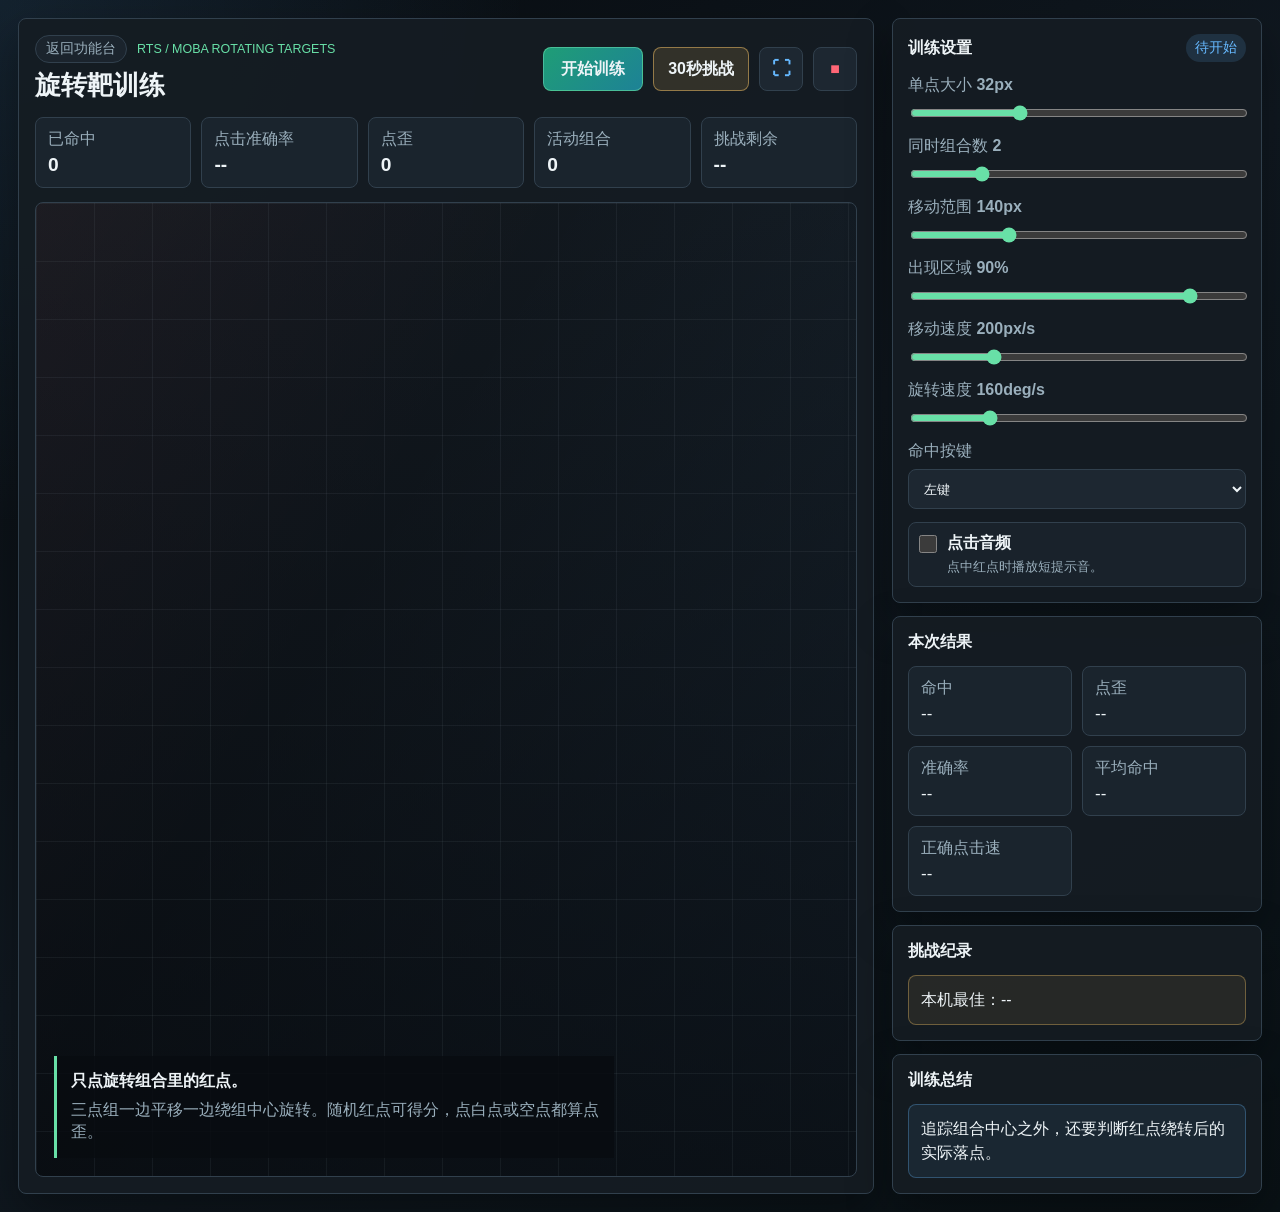
<file: rotating-target-training.html>
<!doctype html>
<html lang="zh-CN">
  <head>
    <meta charset="UTF-8" />
    <meta name="viewport" content="width=device-width, initial-scale=1.0" />
    <title>旋转靶训练 - 鼠标精准度训练实验室</title>
    <link rel="stylesheet" href="./rotating-target-training.css" />
    <link rel="stylesheet" href="./click-buttons.css" />
  </head>
  <body>
    <main class="rotating-shell">
      <section class="rotating-lab">
        <header class="lab-header">
          <div>
            <div class="module-nav">
              <a class="back-link" href="./index.html">返回功能台</a>
              <p class="eyebrow">RTS / MOBA Rotating Targets</p>
            </div>
            <h1>旋转靶训练</h1>
          </div>
          <div class="lab-actions">
            <button id="rotatingStartButton" class="primary-button" type="button">开始训练</button>
            <button id="rotatingChallengeButton" class="challenge-button" type="button">30秒挑战</button>
            <button id="rotatingFullscreenButton" class="icon-button fullscreen-button" type="button" aria-label="点击区域全屏" title="点击区域全屏">⛶</button>
            <button id="rotatingStopButton" class="icon-button stop-button" type="button" aria-label="结束训练" title="结束训练">■</button>
          </div>
        </header>

        <div class="metric-strip" aria-live="polite">
          <article>
            <span>已命中</span>
            <strong id="rotatingHitMetric">0</strong>
          </article>
          <article>
            <span>点击准确率</span>
            <strong id="rotatingAccuracyMetric">--</strong>
          </article>
          <article>
            <span>点歪</span>
            <strong id="rotatingMissMetric">0</strong>
          </article>
          <article>
            <span>活动组合</span>
            <strong id="rotatingActiveMetric">0</strong>
          </article>
          <article>
            <span>挑战剩余</span>
            <strong id="rotatingTimeMetric">--</strong>
          </article>
        </div>

        <div id="rotatingArena" class="rotating-arena" tabindex="0" aria-label="旋转靶训练区域">
          <div class="arena-grid"></div>
          <div id="rotatingTargetLayer" class="target-layer"></div>
          <div id="rotatingMessage" class="arena-message">
            <strong>只点旋转组合里的红点。</strong>
            <span>三点组一边平移一边绕组中心旋转。随机红点可得分，点白点或空点都算点歪。</span>
          </div>
        </div>
      </section>

      <aside class="rotating-side">
        <section class="panel">
          <div class="panel-heading">
            <h2>训练设置</h2>
            <span id="rotatingState" class="state-pill">待开始</span>
          </div>
          <label class="field">
            <span>单点大小 <strong id="rotatingSizeOutput">32px</strong></span>
            <input id="rotatingSizeInput" type="range" min="18" max="62" step="1" value="32" />
          </label>
          <label class="field">
            <span>同时组合数 <strong id="rotatingCountOutput">2</strong></span>
            <input id="rotatingCountInput" type="range" min="1" max="6" step="1" value="2" />
          </label>
          <label class="field">
            <span>移动范围 <strong id="rotatingMoveRangeOutput">140px</strong></span>
            <input id="rotatingMoveRangeInput" type="range" min="30" max="420" step="10" value="140" />
          </label>
          <label class="field">
            <span>出现区域 <strong id="rotatingAreaOutput">90%</strong></span>
            <input id="rotatingAreaInput" type="range" min="35" max="100" step="5" value="90" />
          </label>
          <label class="field">
            <span>移动速度 <strong id="rotatingMoveSpeedOutput">200px/s</strong></span>
            <input id="rotatingMoveSpeedInput" type="range" min="40" max="720" step="10" value="200" />
          </label>
          <label class="field">
            <span>旋转速度 <strong id="rotationSpeedOutput">160deg/s</strong></span>
            <input id="rotationSpeedInput" type="range" min="0" max="720" step="10" value="160" />
          </label>
          <label class="field">
            <span>命中按键</span>
            <select id="rotatingClickButtonInput">
              <option value="left">左键</option>
              <option value="right">右键</option>
              <option value="both">左右都可</option>
            </select>
          </label>
          <label class="toggle-field">
            <input id="rotatingHitSoundInput" type="checkbox" />
            <span>
              <strong>点击音频</strong>
              <small>点中红点时播放短提示音。</small>
            </span>
          </label>
        </section>

        <section class="panel">
          <div class="panel-heading">
            <h2>本次结果</h2>
          </div>
          <dl class="result-grid">
            <div><dt>命中</dt><dd id="rotatingResultHits">--</dd></div>
            <div><dt>点歪</dt><dd id="rotatingResultMisses">--</dd></div>
            <div><dt>准确率</dt><dd id="rotatingResultAccuracy">--</dd></div>
            <div><dt>平均命中</dt><dd id="rotatingResultAverage">--</dd></div>
            <div><dt>正确点击速</dt><dd id="rotatingResultRate">--</dd></div>
          </dl>
        </section>

        <section class="panel">
          <div class="panel-heading"><h2>挑战纪录</h2></div>
          <div id="rotatingBestRecord" class="best-record">本机最佳：--</div>
        </section>

        <section class="panel">
          <div class="panel-heading"><h2>训练总结</h2></div>
          <div id="rotatingSummary" class="summary">追踪组合中心之外，还要判断红点绕转后的实际落点。</div>
        </section>
      </aside>
    </main>
    <script src="./click-buttons.js"></script>
    <script src="./challenge-records.js"></script>
    <script src="./rotating-target-training.js"></script>
  </body>
</html>
</file>
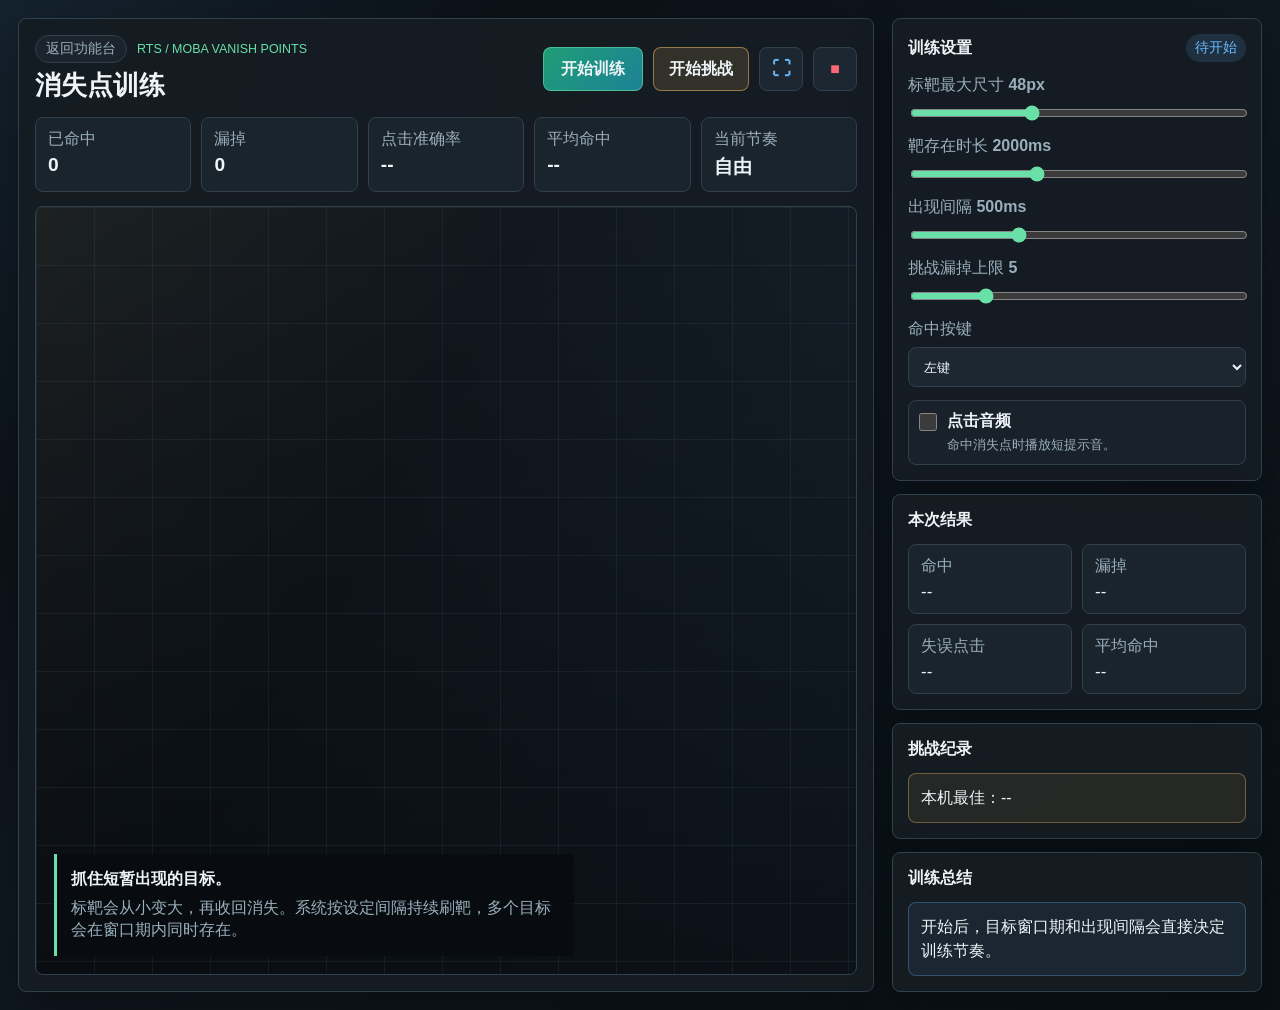
<file: vanish-point-training.html>
<!doctype html>
<html lang="zh-CN">
  <head>
    <meta charset="UTF-8" />
    <meta name="viewport" content="width=device-width, initial-scale=1.0" />
    <title>消失点训练 - 鼠标精准度训练实验室</title>
    <link rel="stylesheet" href="./vanish-point-training.css" />
    <link rel="stylesheet" href="./click-buttons.css" />
  </head>
  <body>
    <main class="vanish-shell">
      <section class="vanish-lab">
        <header class="lab-header">
          <div>
            <div class="module-nav">
              <a class="back-link" href="./index.html">返回功能台</a>
              <p class="eyebrow">RTS / MOBA Vanish Points</p>
            </div>
            <h1>消失点训练</h1>
          </div>
          <div class="lab-actions">
            <button id="vanishStartButton" class="primary-button" type="button">开始训练</button>
            <button id="vanishChallengeButton" class="challenge-button" type="button">开始挑战</button>
            <button id="vanishFullscreenButton" class="icon-button fullscreen-button" type="button" aria-label="点击区域全屏" title="点击区域全屏">⛶</button>
            <button id="vanishStopButton" class="icon-button stop-button" type="button" aria-label="结束训练" title="结束训练">■</button>
          </div>
        </header>

        <div class="metric-strip" aria-live="polite">
          <article>
            <span>已命中</span>
            <strong id="vanishHitMetric">0</strong>
          </article>
          <article>
            <span>漏掉</span>
            <strong id="vanishExpiredMetric">0</strong>
          </article>
          <article>
            <span>点击准确率</span>
            <strong id="vanishAccuracyMetric">--</strong>
          </article>
          <article>
            <span>平均命中</span>
            <strong id="vanishAverageMetric">--</strong>
          </article>
          <article>
            <span>当前节奏</span>
            <strong id="vanishTempoMetric">自由</strong>
          </article>
        </div>

        <div id="vanishArena" class="vanish-arena" tabindex="0" aria-label="消失点训练区域">
          <div class="arena-grid"></div>
          <div id="vanishTargetLayer" class="target-layer"></div>
          <div id="vanishMessage" class="arena-message">
            <strong>抓住短暂出现的目标。</strong>
            <span>标靶会从小变大，再收回消失。系统按设定间隔持续刷靶，多个目标会在窗口期内同时存在。</span>
          </div>
        </div>
      </section>

      <aside class="vanish-side">
        <section class="panel">
          <div class="panel-heading">
            <h2>训练设置</h2>
            <span id="vanishState" class="state-pill">待开始</span>
          </div>
          <label class="field">
            <span>标靶最大尺寸 <strong id="vanishSizeOutput">48px</strong></span>
            <input id="vanishSizeInput" type="range" min="24" max="92" step="1" value="48" />
          </label>
          <label class="field">
            <span>靶存在时长 <strong id="lifetimeOutput">2000ms</strong></span>
            <input id="lifetimeInput" type="range" min="250" max="5000" step="50" value="2000" />
          </label>
          <label class="field">
            <span>出现间隔 <strong id="gapOutput">500ms</strong></span>
            <input id="gapInput" type="range" min="0" max="1600" step="20" value="500" />
          </label>
          <label class="field">
            <span>挑战漏掉上限 <strong id="failLimitOutput">5</strong></span>
            <input id="failLimitInput" type="range" min="1" max="20" step="1" value="5" />
          </label>
          <label class="field">
            <span>命中按键</span>
            <select id="vanishClickButtonInput">
              <option value="left">左键</option>
              <option value="right">右键</option>
              <option value="both">左右都可</option>
            </select>
          </label>
          <label class="toggle-field">
            <input id="vanishHitSoundInput" type="checkbox" />
            <span>
              <strong>点击音频</strong>
              <small>命中消失点时播放短提示音。</small>
            </span>
          </label>
        </section>

        <section class="panel">
          <div class="panel-heading">
            <h2>本次结果</h2>
          </div>
          <dl class="result-grid">
            <div>
              <dt>命中</dt>
              <dd id="vanishResultHits">--</dd>
            </div>
            <div>
              <dt>漏掉</dt>
              <dd id="vanishResultExpired">--</dd>
            </div>
            <div>
              <dt>失误点击</dt>
              <dd id="vanishResultMisses">--</dd>
            </div>
            <div>
              <dt>平均命中</dt>
              <dd id="vanishResultAverage">--</dd>
            </div>
          </dl>
        </section>

        <section class="panel">
          <div class="panel-heading">
            <h2>挑战纪录</h2>
          </div>
          <div id="vanishBestRecord" class="best-record">本机最佳：--</div>
        </section>

        <section class="panel">
          <div class="panel-heading">
            <h2>训练总结</h2>
          </div>
          <div id="vanishSummary" class="summary">开始后，目标窗口期和出现间隔会直接决定训练节奏。</div>
        </section>
      </aside>
    </main>
    <script src="./click-buttons.js"></script>
    <script src="./challenge-records.js"></script>
    <script src="./vanish-point-training.js"></script>
  </body>
</html>
</file>
<file: home.css>
:root {
  color-scheme: dark;
  --bg: #0b1014;
  --surface: #151c23;
  --surface-raised: #1d2731;
  --line: #31404d;
  --text: #eef4f7;
  --muted: #9aafbc;
  --green: #68e0a7;
  --green-deep: #1f9d76;
  --red: #ff6676;
  --amber: #ffc969;
  --cyan: #66b9ff;
  --shadow: rgba(0, 0, 0, 0.34);
}

* {
  box-sizing: border-box;
}

body {
  margin: 0;
  min-height: 100vh;
  color: var(--text);
  font-family: Inter, "Segoe UI", Arial, sans-serif;
  background:
    radial-gradient(circle at 12% 0, rgba(102, 185, 255, 0.14), transparent 31rem),
    linear-gradient(145deg, #080c10, #101820 48%, #091115);
}

a {
  color: inherit;
  text-decoration: none;
}

.home-shell {
  display: grid;
  align-content: start;
  gap: 22px;
  min-height: 100vh;
  padding: clamp(16px, 3vw, 36px);
}

.home-header,
.module-band {
  border: 1px solid var(--line);
  border-radius: 8px;
  background: rgba(21, 28, 35, 0.94);
  box-shadow: 0 18px 44px var(--shadow);
}

.home-header {
  display: grid;
  grid-template-columns: minmax(0, 1fr) auto;
  align-items: center;
  gap: 28px;
  padding: clamp(18px, 3vw, 34px);
}

.eyebrow {
  margin: 0 0 7px;
  color: var(--green);
  font-size: 0.8rem;
  text-transform: uppercase;
}

h1,
h2,
p,
dl {
  margin-top: 0;
}

h1 {
  margin-bottom: 10px;
  font-size: clamp(2rem, 4vw, 4rem);
  letter-spacing: 0;
}

h2 {
  margin-bottom: 0;
  font-size: 1.15rem;
}

.home-copy {
  max-width: 640px;
  margin-bottom: 0;
  color: var(--muted);
  line-height: 1.55;
}

.home-focus {
  display: grid;
  grid-template-columns: repeat(2, 150px);
  gap: 10px;
  margin-bottom: 0;
}

.home-focus div {
  min-height: 92px;
  border: 1px solid var(--line);
  border-radius: 8px;
  padding: 14px;
  background: var(--surface-raised);
}

.home-focus dt {
  color: var(--muted);
  font-size: 0.86rem;
}

.home-focus dd {
  margin: 9px 0 0;
  font-size: 1.2rem;
  font-weight: 700;
}

.module-band {
  padding: clamp(16px, 2.4vw, 26px);
}

.section-heading {
  display: flex;
  align-items: center;
  justify-content: space-between;
  gap: 14px;
  margin-bottom: 16px;
}

.section-heading span {
  border: 1px solid var(--line);
  border-radius: 999px;
  padding: 6px 10px;
  color: var(--muted);
  background: rgba(29, 39, 49, 0.72);
  font-size: 0.88rem;
}

.module-grid {
  display: grid;
  grid-template-columns: repeat(3, minmax(0, 1fr));
  gap: 14px;
}

.module-card {
  display: grid;
  grid-template-rows: 190px auto;
  min-width: 0;
  overflow: hidden;
  border: 1px solid var(--line);
  border-radius: 8px;
  background: rgba(29, 39, 49, 0.62);
}

.module-card.active {
  border-color: rgba(104, 224, 167, 0.5);
  transition: border-color 160ms ease, translate 160ms ease;
}

.module-card.active:hover,
.module-card.active:focus-visible {
  border-color: var(--green);
  translate: 0 -2px;
  outline: none;
}

.module-preview {
  position: relative;
  overflow: hidden;
  border-bottom: 1px solid var(--line);
  background:
    linear-gradient(rgba(154, 175, 188, 0.09) 1px, transparent 1px),
    linear-gradient(90deg, rgba(154, 175, 188, 0.09) 1px, transparent 1px),
    linear-gradient(135deg, rgba(104, 224, 167, 0.08), rgba(8, 12, 16, 0.4), rgba(255, 201, 105, 0.07));
  background-size: 44px 44px, 44px 44px, auto;
}

.preview-anchor,
.preview-target {
  position: absolute;
  width: 32px;
  height: 32px;
  border: 2px solid rgba(238, 244, 247, 0.94);
  border-radius: 50%;
  translate: -50% -50%;
}

.preview-anchor {
  top: 58%;
  left: 24%;
  background: radial-gradient(circle, #fff 0 15%, var(--green) 18% 47%, transparent 50%);
  box-shadow: 0 0 0 8px rgba(104, 224, 167, 0.11);
}

.preview-target {
  background: radial-gradient(circle, #fff 0 15%, var(--red) 18% 47%, transparent 50%);
  box-shadow: 0 0 0 8px rgba(255, 102, 118, 0.11);
}

.preview-target.first {
  top: 30%;
  left: 67%;
}

.preview-target.second {
  top: 68%;
  left: 79%;
  width: 26px;
  height: 26px;
}

.preview-path {
  position: absolute;
  top: 48%;
  left: 29%;
  width: 42%;
  border-top: 3px solid var(--cyan);
  rotate: -18deg;
  opacity: 0.82;
}

.module-preview.quiet {
  opacity: 0.54;
  background:
    linear-gradient(rgba(154, 175, 188, 0.06) 1px, transparent 1px),
    linear-gradient(90deg, rgba(154, 175, 188, 0.06) 1px, transparent 1px),
    linear-gradient(135deg, rgba(102, 185, 255, 0.07), rgba(8, 12, 16, 0.48));
  background-size: 54px 54px, 54px 54px, auto;
}

.module-preview.lanes {
  background:
    linear-gradient(40deg, transparent 37%, rgba(255, 201, 105, 0.13) 38% 42%, transparent 43%),
    linear-gradient(rgba(154, 175, 188, 0.06) 1px, transparent 1px),
    linear-gradient(90deg, rgba(154, 175, 188, 0.06) 1px, transparent 1px),
    rgba(8, 12, 16, 0.5);
  background-size: auto, 54px 54px, 54px 54px, auto;
}

.module-preview.refresh {
  background:
    linear-gradient(rgba(154, 175, 188, 0.08) 1px, transparent 1px),
    linear-gradient(90deg, rgba(154, 175, 188, 0.08) 1px, transparent 1px),
    linear-gradient(135deg, rgba(255, 201, 105, 0.08), rgba(8, 12, 16, 0.44), rgba(102, 185, 255, 0.08));
  background-size: 46px 46px, 46px 46px, auto;
}

.refresh-target {
  position: absolute;
  width: 29px;
  height: 29px;
  border: 2px solid rgba(238, 244, 247, 0.94);
  border-radius: 50%;
  translate: -50% -50%;
  background: radial-gradient(circle, #fff 0 15%, var(--red) 18% 47%, transparent 50%);
  box-shadow: 0 0 0 7px rgba(255, 102, 118, 0.1);
}

.refresh-target.one {
  top: 28%;
  left: 29%;
}

.refresh-target.two {
  top: 62%;
  left: 57%;
  width: 36px;
  height: 36px;
}

.refresh-target.three {
  top: 38%;
  left: 80%;
  width: 24px;
  height: 24px;
}

.module-preview.vanish {
  background:
    linear-gradient(rgba(154, 175, 188, 0.08) 1px, transparent 1px),
    linear-gradient(90deg, rgba(154, 175, 188, 0.08) 1px, transparent 1px),
    radial-gradient(circle at center, rgba(255, 201, 105, 0.11), rgba(8, 12, 16, 0.56) 48%);
  background-size: 48px 48px, 48px 48px, auto;
}

.vanish-target {
  position: absolute;
  top: 48%;
  left: 52%;
  width: 48px;
  height: 48px;
  border: 2px solid rgba(238, 244, 247, 0.94);
  border-radius: 50%;
  translate: -50% -50%;
  scale: 0.28;
  background: radial-gradient(circle, #fff 0 15%, var(--red) 18% 47%, transparent 50%);
  box-shadow: 0 0 0 11px rgba(255, 102, 118, 0.11);
  animation: preview-vanish 1.6s ease-in-out infinite;
}

@keyframes preview-vanish {
  0%,
  100% {
    opacity: 0;
    scale: 0.18;
  }

  16%,
  72% {
    opacity: 1;
  }

  48% {
    scale: 1;
  }
}

.module-preview.moving {
  background:
    linear-gradient(rgba(154, 175, 188, 0.08) 1px, transparent 1px),
    linear-gradient(90deg, rgba(154, 175, 188, 0.08) 1px, transparent 1px),
    linear-gradient(135deg, rgba(102, 185, 255, 0.11), rgba(8, 12, 16, 0.56), rgba(104, 224, 167, 0.08));
  background-size: 50px 50px, 50px 50px, auto;
}

.moving-track {
  position: absolute;
  top: 52%;
  left: 50%;
  width: 54%;
  height: 35%;
  border: 1px dashed rgba(102, 185, 255, 0.56);
  border-radius: 999px;
  translate: -50% -50%;
}

.moving-preview-target {
  position: absolute;
  top: 52%;
  left: 50%;
  width: 34px;
  height: 34px;
  border: 2px solid rgba(238, 244, 247, 0.94);
  border-radius: 50%;
  translate: -50% -50%;
  background: radial-gradient(circle, #fff 0 15%, var(--red) 18% 47%, transparent 50%);
  box-shadow: 0 0 0 8px rgba(255, 102, 118, 0.11);
  animation: preview-move 2.1s ease-in-out infinite;
}

@keyframes preview-move {
  0%,
  100% {
    translate: -145% -50%;
  }

  50% {
    translate: 45% -50%;
  }
}

.module-preview.rotating {
  background:
    linear-gradient(rgba(154, 175, 188, 0.08) 1px, transparent 1px),
    linear-gradient(90deg, rgba(154, 175, 188, 0.08) 1px, transparent 1px),
    radial-gradient(circle at center, rgba(104, 224, 167, 0.08), rgba(8, 12, 16, 0.58) 52%);
  background-size: 50px 50px, 50px 50px, auto;
}

.rotating-triplet {
  position: absolute;
  top: 50%;
  left: 50%;
  display: grid;
  gap: 9px;
  translate: -50% -50%;
  animation: preview-triplet 2s linear infinite;
}

.rotating-triplet i {
  width: 25px;
  height: 25px;
  border: 2px solid rgba(238, 244, 247, 0.94);
  border-radius: 50%;
  background: radial-gradient(circle, #fff 0 16%, rgba(238, 244, 247, 0.75) 19% 47%, transparent 50%);
  box-shadow: 0 0 0 5px rgba(238, 244, 247, 0.07);
}

.rotating-triplet .hot {
  background: radial-gradient(circle, #fff 0 15%, var(--red) 18% 47%, transparent 50%);
  box-shadow: 0 0 0 6px rgba(255, 102, 118, 0.12);
}

@keyframes preview-triplet {
  to {
    rotate: 360deg;
  }
}

.module-preview.box-select {
  background:
    linear-gradient(rgba(154, 175, 188, 0.08) 1px, transparent 1px),
    linear-gradient(90deg, rgba(154, 175, 188, 0.08) 1px, transparent 1px),
    linear-gradient(135deg, rgba(104, 224, 167, 0.11), rgba(8, 12, 16, 0.58), rgba(255, 102, 118, 0.08));
  background-size: 48px 48px, 48px 48px, auto;
}

.selection-frame {
  position: absolute;
  top: 30%;
  left: 19%;
  width: 47%;
  height: 45%;
  border: 2px solid rgba(104, 224, 167, 0.9);
  background: rgba(104, 224, 167, 0.1);
  box-shadow: 0 0 0 1px rgba(8, 12, 16, 0.45) inset;
}

.select-preview-dot {
  position: absolute;
  width: 24px;
  height: 24px;
  border: 2px solid rgba(238, 244, 247, 0.94);
  border-radius: 50%;
  translate: -50% -50%;
  background: radial-gradient(circle, #fff 0 15%, var(--green) 18% 47%, transparent 50%);
  box-shadow: 0 0 0 6px rgba(104, 224, 167, 0.09);
}

.select-preview-dot.one {
  top: 42%;
  left: 32%;
}

.select-preview-dot.two {
  top: 60%;
  left: 44%;
}

.select-preview-dot.three {
  top: 39%;
  left: 55%;
}

.select-preview-dot.red {
  top: 68%;
  left: 79%;
  width: 29px;
  height: 29px;
  background: radial-gradient(circle, #fff 0 15%, var(--red) 18% 47%, transparent 50%);
  box-shadow: 0 0 0 7px rgba(255, 102, 118, 0.11);
}

.module-preview.amove {
  background:
    linear-gradient(rgba(154, 175, 188, 0.08) 1px, transparent 1px),
    linear-gradient(90deg, rgba(154, 175, 188, 0.08) 1px, transparent 1px),
    linear-gradient(135deg, rgba(104, 224, 167, 0.1), rgba(8, 12, 16, 0.58), rgba(255, 102, 118, 0.08));
  background-size: 48px 48px, 48px 48px, auto;
}

.amove-preview-anchor,
.amove-preview-dot {
  position: absolute;
  border: 2px solid rgba(238, 244, 247, 0.94);
  border-radius: 50%;
  translate: -50% -50%;
}

.amove-preview-anchor {
  top: 68%;
  left: 24%;
  width: 34px;
  height: 34px;
  background: radial-gradient(circle, #fff 0 15%, var(--green) 18% 47%, transparent 50%);
  box-shadow: 0 0 0 8px rgba(104, 224, 167, 0.1);
}

.amove-preview-key {
  position: absolute;
  top: 34%;
  left: 42%;
  display: grid;
  place-items: center;
  width: 38px;
  height: 38px;
  border: 1px solid rgba(102, 185, 255, 0.52);
  border-radius: 8px;
  color: var(--cyan);
  background: rgba(102, 185, 255, 0.12);
  font-weight: 800;
  box-shadow: 0 12px 24px rgba(0, 0, 0, 0.24);
}

.amove-preview-dot {
  width: 25px;
  height: 25px;
  background: radial-gradient(circle, #fff 0 15%, rgba(238, 244, 247, 0.78) 18% 47%, transparent 50%);
  box-shadow: 0 0 0 6px rgba(238, 244, 247, 0.08);
  animation: preview-amove 2s ease-in-out infinite;
}

.amove-preview-dot.red {
  top: 48%;
  left: 70%;
  width: 31px;
  height: 31px;
  background: radial-gradient(circle, #fff 0 15%, var(--red) 18% 47%, transparent 50%);
  box-shadow: 0 0 0 8px rgba(255, 102, 118, 0.11);
}

.amove-preview-dot.white.one {
  top: 28%;
  left: 63%;
  animation-delay: -0.4s;
}

.amove-preview-dot.white.two {
  top: 66%;
  left: 83%;
  animation-delay: -0.9s;
}

.amove-preview-dot.white.three {
  top: 38%;
  left: 88%;
  animation-delay: -1.3s;
}

@keyframes preview-amove {
  0%,
  100% {
    translate: -76% -50%;
  }

  50% {
    translate: -24% -50%;
  }
}

.module-body {
  display: grid;
  gap: 9px;
  align-content: start;
  padding: 15px;
}

.module-body strong {
  font-size: 1.12rem;
}

.module-body p {
  min-height: 66px;
  margin-bottom: 0;
  color: var(--muted);
  line-height: 1.45;
}

.module-body span {
  width: fit-content;
  border: 1px solid var(--line);
  border-radius: 999px;
  padding: 6px 10px;
  color: var(--text);
  background: rgba(104, 224, 167, 0.12);
  font-size: 0.9rem;
}

.planned .module-body span {
  color: var(--muted);
  background: rgba(102, 185, 255, 0.08);
}

@media (max-width: 1000px) {
  .home-header {
    grid-template-columns: 1fr;
  }

  .module-grid {
    grid-template-columns: 1fr;
  }
}

@media (max-width: 620px) {
  .home-focus {
    grid-template-columns: 1fr 1fr;
  }

  .module-card {
    grid-template-rows: 170px auto;
  }
}
</file>
<file: a-move-training.css>
:root {
  color-scheme: dark;
  --bg: #0b1014;
  --surface: #151c23;
  --surface-raised: #1d2731;
  --line: #31404d;
  --text: #eef4f7;
  --muted: #9aafbc;
  --green: #68e0a7;
  --green-deep: #1f9d76;
  --red: #ff6676;
  --cyan: #66b9ff;
  --shadow: rgba(0, 0, 0, 0.34);
}

* { box-sizing: border-box; }
[hidden] { display: none !important; }
body {
  margin: 0;
  min-height: 100vh;
  color: var(--text);
  font-family: Inter, "Segoe UI", Arial, sans-serif;
  background:
    radial-gradient(circle at 0 0, rgba(104, 224, 167, 0.12), transparent 33rem),
    linear-gradient(145deg, #080c10, #101820 48%, #091115);
}
button, input, select { font: inherit; }
button { cursor: pointer; }
a { color: inherit; }
h1, h2, p, dl { margin-top: 0; }
h1 { margin-bottom: 0; font-size: clamp(1.5rem, 2vw, 2.25rem); letter-spacing: 0; }
h2 { margin-bottom: 0; font-size: 1rem; }

.amove-shell {
  display: grid;
  grid-template-columns: minmax(0, 1fr) 370px;
  gap: 18px;
  min-height: 100vh;
  padding: 18px;
}
.amove-lab, .panel {
  border: 1px solid var(--line);
  border-radius: 8px;
  background: rgba(21, 28, 35, 0.94);
  box-shadow: 0 18px 44px var(--shadow);
}
.amove-lab {
  display: grid;
  grid-template-rows: auto auto minmax(560px, 1fr);
  gap: 14px;
  min-width: 0;
  padding: 16px;
}
.lab-header, .lab-actions, .panel-heading, .module-nav { display: flex; align-items: center; }
.lab-header, .panel-heading { justify-content: space-between; gap: 12px; }
.lab-actions { gap: 10px; }
.module-nav { gap: 10px; flex-wrap: wrap; margin-bottom: 5px; }
.eyebrow { margin: 0; color: var(--green); font-size: 0.78rem; text-transform: uppercase; }
.back-link {
  display: inline-flex;
  align-items: center;
  min-height: 28px;
  border: 1px solid var(--line);
  border-radius: 999px;
  padding: 0 10px;
  color: var(--muted);
  background: rgba(29, 39, 49, 0.76);
  text-decoration: none;
  font-size: 0.86rem;
}
.primary-button, .challenge-button, .icon-button {
  min-height: 44px;
  border: 1px solid var(--line);
  border-radius: 8px;
  color: var(--text);
  background: var(--surface-raised);
}
.primary-button {
  padding: 0 17px;
  border-color: rgba(104, 224, 167, 0.58);
  background: linear-gradient(135deg, var(--green-deep), #1d8296);
  font-weight: 700;
}
.challenge-button {
  padding: 0 14px;
  border-color: rgba(255, 201, 105, 0.58);
  color: var(--text);
  background: linear-gradient(135deg, rgba(255, 201, 105, 0.22), rgba(102, 185, 255, 0.18));
  font-weight: 700;
}
.icon-button { width: 44px; font-weight: 800; }
.fullscreen-button { color: var(--cyan); font-size: 1.18rem; }
.stop-button { color: var(--red); }
.metric-strip {
  display: grid;
  grid-template-columns: repeat(6, minmax(0, 1fr));
  gap: 10px;
}
.metric-strip article, .result-grid div {
  min-width: 0;
  border: 1px solid var(--line);
  border-radius: 8px;
  padding: 11px 12px;
  background: rgba(29, 39, 49, 0.78);
}
.metric-strip span, .metric-strip strong { display: block; }
.metric-strip span, .field > span, dt { color: var(--muted); }
.metric-strip strong { margin-top: 4px; font-size: 1.2rem; }
.amove-arena {
  position: relative;
  min-height: 560px;
  overflow: hidden;
  border: 1px solid var(--line);
  border-radius: 8px;
  outline: none;
  background:
    linear-gradient(180deg, rgba(5, 8, 12, 0.18), rgba(5, 8, 12, 0.72)),
    linear-gradient(120deg, rgba(104, 224, 167, 0.07), transparent 42%, rgba(255, 102, 118, 0.07));
}
.amove-arena:focus-visible { border-color: var(--green); }
.amove-arena:fullscreen { width: 100vw; height: 100vh; min-height: 100vh; border: 0; border-radius: 0; }
.arena-grid, .target-layer { position: absolute; inset: 0; }
.arena-grid {
  background-image:
    linear-gradient(rgba(154, 175, 188, 0.08) 1px, transparent 1px),
    linear-gradient(90deg, rgba(154, 175, 188, 0.08) 1px, transparent 1px);
  background-size: 58px 58px;
}
.target-layer { pointer-events: none; }
.amove-target, .amove-anchor {
  position: absolute;
  display: grid;
  width: var(--target-size, 38px);
  height: var(--target-size, 38px);
  translate: -50% -50%;
  place-items: center;
  border: 2px solid rgba(238, 244, 247, 0.95);
  border-radius: 50%;
  padding: 0;
  pointer-events: auto;
}
.amove-target span, .amove-anchor span { width: 2px; height: 100%; background: rgba(238, 244, 247, 0.72); }
.amove-anchor {
  background: radial-gradient(circle, #fff 0 15%, var(--green) 18% 48%, rgba(104, 224, 167, 0.18) 50%);
  box-shadow: 0 0 0 9px rgba(104, 224, 167, 0.14), 0 0 28px rgba(104, 224, 167, 0.28);
}
.amove-target.red {
  background: radial-gradient(circle, #fff 0 15%, var(--red) 18% 48%, rgba(255, 102, 118, 0.18) 50%);
  box-shadow: 0 0 0 9px rgba(255, 102, 118, 0.12), 0 0 26px rgba(255, 102, 118, 0.32);
}
.amove-target.white {
  background: radial-gradient(circle, #fff 0 15%, rgba(238, 244, 247, 0.82) 18% 48%, rgba(238, 244, 247, 0.11) 50%);
  box-shadow: 0 0 0 8px rgba(238, 244, 247, 0.07);
}
.amove-target.is-muted { opacity: 0.58; }
.arena-message {
  position: absolute;
  inset: auto 18px 18px;
  display: grid;
  gap: 6px;
  max-width: 560px;
  border-left: 3px solid var(--green);
  padding: 14px;
  background: rgba(8, 12, 16, 0.82);
  line-height: 1.42;
}
.arena-message span { color: var(--muted); }
.amove-side { display: grid; align-content: start; gap: 13px; }
.panel { padding: 15px; }
.panel-heading { margin-bottom: 13px; }
.state-pill { border-radius: 999px; padding: 5px 9px; color: var(--cyan); background: rgba(102, 185, 255, 0.14); font-size: 0.86rem; }
.field { display: grid; gap: 7px; margin-bottom: 13px; }
input[type="range"] { width: 100%; accent-color: var(--green); }
select {
  width: 100%;
  border: 1px solid var(--line);
  border-radius: 8px;
  padding: 9px 10px;
  color: var(--text);
  background: rgba(29, 39, 49, 0.78);
  font: inherit;
}
.toggle-field {
  display: grid;
  grid-template-columns: 18px minmax(0, 1fr);
  gap: 10px;
  align-items: start;
  border: 1px solid var(--line);
  border-radius: 8px;
  padding: 10px;
  background: rgba(29, 39, 49, 0.64);
}
.toggle-field input { width: 18px; height: 18px; margin: 2px 0 0; accent-color: var(--green); }
.toggle-field span, .toggle-field strong, .toggle-field small { display: block; }
.toggle-field small { margin-top: 4px; color: var(--muted); line-height: 1.35; }
.result-grid { display: grid; grid-template-columns: repeat(2, minmax(0, 1fr)); gap: 10px; margin: 0; }
dd { margin: 5px 0 0; font-size: 1.06rem; }
.best-record {
  border: 1px solid rgba(255, 201, 105, 0.32);
  border-radius: 8px;
  padding: 12px;
  color: var(--text);
  background: rgba(255, 201, 105, 0.08);
  line-height: 1.45;
}
.summary { border: 1px solid rgba(102, 185, 255, 0.3); border-radius: 8px; padding: 12px; background: rgba(102, 185, 255, 0.08); line-height: 1.5; }

@media (max-width: 1020px) { .amove-shell { grid-template-columns: 1fr; } }
@media (max-width: 680px) {
  .amove-shell { gap: 12px; padding: 12px; }
  .amove-lab { grid-template-rows: auto auto minmax(460px, 1fr); padding: 12px; }
  .lab-header { align-items: flex-start; flex-direction: column; }
  .lab-actions { flex-wrap: wrap; }
  .metric-strip { grid-template-columns: repeat(2, minmax(0, 1fr)); }
}
</file>
<file: box-select-training.css>
:root {
  color-scheme: dark;
  --bg: #0b1014;
  --surface: #151c23;
  --surface-raised: #1d2731;
  --line: #31404d;
  --text: #eef4f7;
  --muted: #9aafbc;
  --green: #68e0a7;
  --green-deep: #1f9d76;
  --red: #ff6676;
  --cyan: #66b9ff;
  --amber: #ffc969;
  --shadow: rgba(0, 0, 0, 0.34);
}

* { box-sizing: border-box; }
[hidden] { display: none !important; }
body {
  margin: 0;
  min-height: 100vh;
  color: var(--text);
  font-family: Inter, "Segoe UI", Arial, sans-serif;
  background:
    radial-gradient(circle at 0 0, rgba(104, 224, 167, 0.13), transparent 32rem),
    linear-gradient(145deg, #080c10, #101820 48%, #091115);
}

button, input { font: inherit; }
button { cursor: pointer; }
a { color: inherit; }
h1, h2, p, dl { margin-top: 0; }
h1 { margin-bottom: 0; font-size: clamp(1.5rem, 2vw, 2.25rem); letter-spacing: 0; }
h2 { margin-bottom: 0; font-size: 1rem; }

.select-shell {
  display: grid;
  grid-template-columns: minmax(0, 1fr) 370px;
  gap: 18px;
  min-height: 100vh;
  padding: 18px;
}

.select-lab, .panel {
  border: 1px solid var(--line);
  border-radius: 8px;
  background: rgba(21, 28, 35, 0.94);
  box-shadow: 0 18px 44px var(--shadow);
}

.select-lab {
  display: grid;
  grid-template-rows: auto auto minmax(560px, 1fr);
  gap: 14px;
  min-width: 0;
  padding: 16px;
}

.lab-header, .lab-actions, .panel-heading, .module-nav {
  display: flex;
  align-items: center;
}
.lab-header, .panel-heading { justify-content: space-between; gap: 12px; }
.lab-actions { gap: 10px; }
.module-nav { gap: 10px; flex-wrap: wrap; margin-bottom: 5px; }
.eyebrow { margin: 0; color: var(--green); font-size: 0.78rem; text-transform: uppercase; }
.back-link {
  display: inline-flex;
  align-items: center;
  min-height: 28px;
  border: 1px solid var(--line);
  border-radius: 999px;
  padding: 0 10px;
  color: var(--muted);
  background: rgba(29, 39, 49, 0.76);
  text-decoration: none;
  font-size: 0.86rem;
}

.primary-button, .challenge-button, .icon-button {
  min-height: 44px;
  border: 1px solid var(--line);
  border-radius: 8px;
  color: var(--text);
  background: var(--surface-raised);
}
.primary-button {
  padding: 0 17px;
  border-color: rgba(104, 224, 167, 0.58);
  background: linear-gradient(135deg, var(--green-deep), #1d8296);
  font-weight: 700;
}
.challenge-button {
  min-width: 92px;
  padding: 0 14px;
  border-color: rgba(255, 201, 105, 0.48);
  background: rgba(255, 201, 105, 0.13);
  font-weight: 700;
}
.icon-button { width: 44px; font-weight: 800; }
.fullscreen-button { color: var(--cyan); font-size: 1.18rem; }
.stop-button { color: var(--red); }

.metric-strip {
  display: grid;
  grid-template-columns: repeat(5, minmax(0, 1fr));
  gap: 10px;
}
.metric-strip article, .result-grid div {
  min-width: 0;
  border: 1px solid var(--line);
  border-radius: 8px;
  padding: 11px 12px;
  background: rgba(29, 39, 49, 0.78);
}
.metric-strip span, .metric-strip strong { display: block; }
.metric-strip span, .field > span, dt { color: var(--muted); }
.metric-strip strong { margin-top: 4px; font-size: 1.2rem; }

.select-arena {
  position: relative;
  min-height: 560px;
  overflow: hidden;
  border: 1px solid var(--line);
  border-radius: 8px;
  outline: none;
  touch-action: none;
  user-select: none;
  background:
    linear-gradient(180deg, rgba(5, 8, 12, 0.18), rgba(5, 8, 12, 0.72)),
    linear-gradient(120deg, rgba(104, 224, 167, 0.08), transparent 38%, rgba(255, 102, 118, 0.07));
}
.select-arena:focus-visible { border-color: var(--green); }
.select-arena:fullscreen {
  width: 100vw;
  height: 100vh;
  min-height: 100vh;
  border: 0;
  border-radius: 0;
}
.arena-grid, .round-layer { position: absolute; inset: 0; }
.arena-grid {
  background-image:
    linear-gradient(rgba(154, 175, 188, 0.08) 1px, transparent 1px),
    linear-gradient(90deg, rgba(154, 175, 188, 0.08) 1px, transparent 1px);
  background-size: 58px 58px;
}
.round-layer { pointer-events: none; }

.select-target {
  position: absolute;
  width: var(--target-size, 34px);
  height: var(--target-size, 34px);
  translate: -50% -50%;
  border: 2px solid rgba(238, 244, 247, 0.95);
  border-radius: 50%;
  padding: 0;
  pointer-events: none;
  background: radial-gradient(circle, #fff 0 15%, var(--green) 18% 48%, rgba(104, 224, 167, 0.14) 50%);
  box-shadow: 0 0 0 8px rgba(104, 224, 167, 0.1);
}
.select-target.selected {
  border-color: #fff;
  box-shadow: 0 0 0 9px rgba(104, 224, 167, 0.22), 0 0 25px rgba(104, 224, 167, 0.28);
}
.select-target.red {
  pointer-events: auto;
  background: radial-gradient(circle, #fff 0 15%, var(--red) 18% 48%, rgba(255, 102, 118, 0.16) 50%);
  box-shadow: 0 0 0 9px rgba(255, 102, 118, 0.12), 0 0 28px rgba(255, 102, 118, 0.28);
}
.select-target.red.locked {
  opacity: 0.62;
  filter: saturate(0.65);
}
.select-target span {
  display: block;
  width: 2px;
  height: 100%;
  margin: auto;
  background: rgba(238, 244, 247, 0.72);
}

.selection-box {
  position: absolute;
  z-index: 2;
  border: 2px solid rgba(104, 224, 167, 0.92);
  background: rgba(104, 224, 167, 0.12);
  box-shadow: 0 0 0 1px rgba(8, 12, 16, 0.45) inset;
  pointer-events: none;
}
.selection-box.failed {
  border-color: rgba(255, 102, 118, 0.94);
  background: rgba(255, 102, 118, 0.1);
}
.arena-message {
  position: absolute;
  inset: auto 18px 18px;
  display: grid;
  gap: 6px;
  max-width: 560px;
  border-left: 3px solid var(--green);
  padding: 14px;
  background: rgba(8, 12, 16, 0.82);
  line-height: 1.42;
  pointer-events: none;
}
.arena-message span { color: var(--muted); }

.select-side { display: grid; align-content: start; gap: 13px; }
.panel { padding: 15px; }
.panel-heading { margin-bottom: 13px; }
.state-pill { border-radius: 999px; padding: 5px 9px; color: var(--cyan); background: rgba(102, 185, 255, 0.14); font-size: 0.86rem; }
.field { display: grid; gap: 7px; margin-bottom: 13px; }
input[type="range"] { width: 100%; accent-color: var(--green); }
.toggle-field {
  display: grid;
  grid-template-columns: 18px minmax(0, 1fr);
  gap: 10px;
  align-items: start;
  border: 1px solid var(--line);
  border-radius: 8px;
  padding: 10px;
  background: rgba(29, 39, 49, 0.64);
}
.toggle-field input { width: 18px; height: 18px; margin: 2px 0 0; accent-color: var(--green); }
.toggle-field span, .toggle-field strong, .toggle-field small { display: block; }
.toggle-field small { margin-top: 4px; color: var(--muted); line-height: 1.35; }
.result-grid { display: grid; grid-template-columns: repeat(2, minmax(0, 1fr)); gap: 10px; margin: 0; }
dd { margin: 5px 0 0; font-size: 1.06rem; }
.summary { border: 1px solid rgba(102, 185, 255, 0.3); border-radius: 8px; padding: 12px; background: rgba(102, 185, 255, 0.08); line-height: 1.5; }
.best-record { border: 1px solid rgba(255, 201, 105, 0.34); border-radius: 8px; padding: 12px; background: rgba(255, 201, 105, 0.08); line-height: 1.5; }

@media (max-width: 1020px) { .select-shell { grid-template-columns: 1fr; } }
@media (max-width: 680px) {
  .select-shell { gap: 12px; padding: 12px; }
  .select-lab { grid-template-rows: auto auto minmax(460px, 1fr); padding: 12px; }
  .lab-header { align-items: flex-start; flex-direction: column; }
  .metric-strip { grid-template-columns: repeat(2, minmax(0, 1fr)); }
}
</file>
<file: click-buttons.css>
.field select {
  width: 100%;
  min-height: 40px;
  border: 1px solid var(--line);
  border-radius: 8px;
  padding: 0 11px;
  color: var(--text);
  background: var(--surface-raised);
}

.field select:focus-visible {
  border-color: var(--green);
  outline: 2px solid rgba(104, 224, 167, 0.18);
}
</file>
<file: command-rhythm.css>
:root {
  color-scheme: dark;
  --bg: #0b1014;
  --surface: #151c23;
  --surface-raised: #1d2731;
  --line: #31404d;
  --text: #eef4f7;
  --muted: #9aafbc;
  --green: #68e0a7;
  --green-deep: #1f9d76;
  --red: #ff6676;
  --amber: #ffc969;
  --cyan: #66b9ff;
  --shadow: rgba(0, 0, 0, 0.34);
}

* {
  box-sizing: border-box;
}

[hidden] {
  display: none !important;
}

body {
  margin: 0;
  min-height: 100vh;
  color: var(--text);
  font-family: Inter, "Segoe UI", Arial, sans-serif;
  background:
    radial-gradient(circle at 0 0, rgba(102, 185, 255, 0.13), transparent 33rem),
    linear-gradient(145deg, #080c10, #101820 48%, #091115);
}

button,
input {
  font: inherit;
}

button {
  cursor: pointer;
}

a {
  color: inherit;
}

.rhythm-shell {
  display: grid;
  grid-template-columns: minmax(0, 1fr) 370px;
  gap: 18px;
  min-height: 100vh;
  padding: 18px;
}

.rhythm-lab,
.panel {
  border: 1px solid var(--line);
  border-radius: 8px;
  background: rgba(21, 28, 35, 0.94);
  box-shadow: 0 18px 44px var(--shadow);
}

.rhythm-lab {
  display: grid;
  grid-template-rows: auto auto minmax(560px, 1fr);
  gap: 14px;
  min-width: 0;
  padding: 16px;
}

.lab-header,
.lab-actions,
.panel-heading,
.module-nav {
  display: flex;
  align-items: center;
}

.lab-header,
.panel-heading {
  justify-content: space-between;
  gap: 12px;
}

.module-nav {
  gap: 10px;
  flex-wrap: wrap;
  margin-bottom: 5px;
}

.eyebrow {
  margin: 0;
  color: var(--green);
  font-size: 0.78rem;
  text-transform: uppercase;
}

.back-link {
  display: inline-flex;
  align-items: center;
  min-height: 28px;
  border: 1px solid var(--line);
  border-radius: 999px;
  padding: 0 10px;
  color: var(--muted);
  background: rgba(29, 39, 49, 0.76);
  text-decoration: none;
  font-size: 0.86rem;
}

h1,
h2,
p,
dl {
  margin-top: 0;
}

h1 {
  margin-bottom: 0;
  font-size: clamp(1.5rem, 2vw, 2.25rem);
  letter-spacing: 0;
}

h2 {
  margin-bottom: 0;
  font-size: 1rem;
}

.lab-actions {
  gap: 10px;
}

.primary-button,
.icon-button,
.ghost-button {
  min-height: 44px;
  border: 1px solid var(--line);
  border-radius: 8px;
  color: var(--text);
  background: var(--surface-raised);
}

.primary-button {
  padding: 0 17px;
  border-color: rgba(104, 224, 167, 0.58);
  background: linear-gradient(135deg, var(--green-deep), #1d8296);
  font-weight: 700;
}

.icon-button {
  width: 44px;
  font-weight: 800;
}

.fullscreen-button {
  color: var(--cyan);
  font-size: 1.18rem;
}

.stop-button {
  color: var(--red);
}

.ghost-button {
  min-height: 34px;
  padding: 0 10px;
  color: var(--muted);
}

.metric-strip {
  display: grid;
  grid-template-columns: repeat(5, minmax(0, 1fr));
  gap: 10px;
}

.metric-strip article,
.round-detail div {
  min-width: 0;
  border: 1px solid var(--line);
  border-radius: 8px;
  padding: 11px 12px;
  background: rgba(29, 39, 49, 0.78);
}

.metric-strip span,
.metric-strip strong {
  display: block;
}

.metric-strip span,
.field > span,
dt {
  color: var(--muted);
}

.metric-strip strong {
  margin-top: 4px;
  font-size: 1.2rem;
}

.rhythm-arena {
  position: relative;
  min-height: 560px;
  overflow: hidden;
  border: 1px solid var(--line);
  border-radius: 8px;
  outline: none;
  background:
    linear-gradient(180deg, rgba(5, 8, 12, 0.18), rgba(5, 8, 12, 0.72)),
    linear-gradient(120deg, rgba(104, 224, 167, 0.08), transparent 40%, rgba(102, 185, 255, 0.09));
}

.rhythm-arena:focus-visible {
  border-color: var(--green);
}

.rhythm-arena:fullscreen {
  width: 100vw;
  height: 100vh;
  min-height: 100vh;
  border: 0;
  border-radius: 0;
  background:
    linear-gradient(180deg, rgba(5, 8, 12, 0.12), rgba(5, 8, 12, 0.68)),
    linear-gradient(120deg, rgba(104, 224, 167, 0.08), transparent 40%, rgba(102, 185, 255, 0.09)),
    var(--bg);
}

.arena-grid,
.target-layer {
  position: absolute;
  inset: 0;
}

.arena-grid {
  background-image:
    linear-gradient(rgba(154, 175, 188, 0.08) 1px, transparent 1px),
    linear-gradient(90deg, rgba(154, 175, 188, 0.08) 1px, transparent 1px);
  background-size: 58px 58px;
}

.target-layer {
  pointer-events: none;
}

.rhythm-target {
  position: absolute;
  display: grid;
  width: var(--target-size, 38px);
  height: var(--target-size, 38px);
  translate: -50% -50%;
  place-items: center;
  border: 2px solid rgba(238, 244, 247, 0.95);
  border-radius: 50%;
  padding: 0;
  background: radial-gradient(circle, #fff 0 15%, var(--red) 18% 48%, rgba(255, 102, 118, 0.2) 50%);
  box-shadow: 0 0 0 9px rgba(255, 102, 118, 0.12), 0 0 26px rgba(255, 102, 118, 0.36);
  pointer-events: auto;
}

.rhythm-target span {
  width: 2px;
  height: 100%;
  background: rgba(238, 244, 247, 0.72);
}

.rhythm-pulse {
  position: absolute;
  z-index: 2;
  width: 18px;
  height: 18px;
  translate: -50% -50%;
  border: 2px solid var(--green);
  border-radius: 50%;
  pointer-events: none;
  animation: pulse-out 280ms ease-out forwards;
}

@keyframes pulse-out {
  to {
    width: 54px;
    height: 54px;
    opacity: 0;
  }
}

.arena-message {
  position: absolute;
  inset: auto 18px 18px;
  display: grid;
  gap: 6px;
  max-width: 480px;
  border-left: 3px solid var(--green);
  padding: 14px;
  background: rgba(8, 12, 16, 0.82);
  line-height: 1.42;
}

.arena-message span {
  color: var(--muted);
}

.rhythm-side {
  display: grid;
  align-content: start;
  gap: 13px;
}

.panel {
  padding: 15px;
}

.panel-heading {
  margin-bottom: 13px;
}

.state-pill {
  border-radius: 999px;
  padding: 5px 9px;
  background: rgba(102, 185, 255, 0.14);
  color: var(--cyan);
  font-size: 0.86rem;
}

.field {
  display: grid;
  gap: 7px;
  margin-bottom: 13px;
}

input[type="range"] {
  width: 100%;
  accent-color: var(--green);
}

.toggle-field {
  display: grid;
  grid-template-columns: 18px minmax(0, 1fr);
  gap: 10px;
  align-items: start;
  border: 1px solid var(--line);
  border-radius: 8px;
  padding: 10px;
  background: rgba(29, 39, 49, 0.64);
}

.toggle-field input {
  width: 18px;
  height: 18px;
  margin: 2px 0 0;
  accent-color: var(--green);
}

.toggle-field span,
.toggle-field strong,
.toggle-field small {
  display: block;
}

.toggle-field small {
  margin-top: 4px;
  color: var(--muted);
  line-height: 1.35;
}

.round-detail {
  display: grid;
  grid-template-columns: repeat(2, minmax(0, 1fr));
  gap: 10px;
  margin: 0;
}

dd {
  margin: 5px 0 0;
  font-size: 1.06rem;
}

.summary {
  border: 1px solid rgba(102, 185, 255, 0.3);
  border-radius: 8px;
  padding: 12px;
  background: rgba(102, 185, 255, 0.08);
  line-height: 1.5;
}

.history-list {
  display: grid;
  gap: 9px;
  margin: 0;
  padding-left: 20px;
}

.history-list li {
  border: 1px solid var(--line);
  border-radius: 8px;
  padding: 10px;
  background: rgba(29, 39, 49, 0.64);
}

.history-list strong,
.history-list span {
  display: block;
}

.history-list span {
  margin-top: 4px;
  color: var(--muted);
  font-size: 0.9rem;
  line-height: 1.42;
}

.history-empty {
  color: var(--muted);
}

@media (max-width: 1020px) {
  .rhythm-shell {
    grid-template-columns: 1fr;
  }
}

@media (max-width: 680px) {
  .rhythm-shell {
    gap: 12px;
    padding: 12px;
  }

  .rhythm-lab {
    grid-template-rows: auto auto minmax(460px, 1fr);
    padding: 12px;
  }

  .lab-header {
    align-items: flex-start;
    flex-direction: column;
  }

  .metric-strip {
    grid-template-columns: repeat(2, minmax(0, 1fr));
  }
}
</file>
<file: styles.css>
:root {
  color-scheme: dark;
  --bg: #0b1014;
  --surface: #151c23;
  --surface-raised: #1d2731;
  --line: #31404d;
  --text: #eef4f7;
  --muted: #9aafbc;
  --green: #68e0a7;
  --green-deep: #1f9d76;
  --red: #ff6676;
  --amber: #ffc969;
  --cyan: #66b9ff;
  --shadow: rgba(0, 0, 0, 0.34);
}

* {
  box-sizing: border-box;
}

[hidden] {
  display: none !important;
}

body {
  margin: 0;
  min-height: 100vh;
  background:
    radial-gradient(circle at 0 0, rgba(102, 185, 255, 0.13), transparent 33rem),
    linear-gradient(145deg, #080c10, #101820 48%, #091115);
  color: var(--text);
  font-family: Inter, "Segoe UI", Arial, sans-serif;
}

button,
input {
  font: inherit;
}

button {
  cursor: pointer;
}

.app-shell {
  display: grid;
  grid-template-columns: minmax(0, 1fr) 370px;
  gap: 18px;
  min-height: 100vh;
  padding: 18px;
}

.lab,
.panel {
  border: 1px solid var(--line);
  border-radius: 8px;
  background: rgba(21, 28, 35, 0.94);
  box-shadow: 0 18px 44px var(--shadow);
}

.lab {
  display: grid;
  grid-template-rows: auto auto minmax(560px, 1fr);
  gap: 14px;
  min-width: 0;
  padding: 16px;
}

.lab-header,
.run-actions,
.panel-heading {
  display: flex;
  align-items: center;
}

.module-nav {
  display: flex;
  align-items: center;
  gap: 10px;
  flex-wrap: wrap;
  margin-bottom: 5px;
}

.module-nav .eyebrow {
  margin-bottom: 0;
}

.back-link {
  display: inline-flex;
  align-items: center;
  min-height: 28px;
  border: 1px solid var(--line);
  border-radius: 999px;
  padding: 0 10px;
  color: var(--muted);
  background: rgba(29, 39, 49, 0.76);
  text-decoration: none;
  font-size: 0.86rem;
}

.back-link:hover,
.back-link:focus-visible {
  border-color: rgba(104, 224, 167, 0.58);
  color: var(--text);
  outline: none;
}

.lab-header,
.panel-heading {
  justify-content: space-between;
  gap: 12px;
}

.eyebrow {
  margin: 0 0 5px;
  color: var(--green);
  font-size: 0.78rem;
  text-transform: uppercase;
}

h1,
h2,
p {
  margin-top: 0;
}

h1 {
  margin-bottom: 0;
  font-size: clamp(1.5rem, 2vw, 2.25rem);
  letter-spacing: 0;
}

h2 {
  margin-bottom: 0;
  font-size: 1rem;
  letter-spacing: 0;
}

.run-actions {
  gap: 10px;
}

.primary-button,
.icon-button,
.ghost-button {
  min-height: 44px;
  border: 1px solid var(--line);
  border-radius: 8px;
  color: var(--text);
  background: var(--surface-raised);
}

.primary-button {
  padding: 0 17px;
  border-color: rgba(104, 224, 167, 0.58);
  background: linear-gradient(135deg, var(--green-deep), #1d8296);
  font-weight: 700;
}

.icon-button {
  width: 44px;
  color: var(--red);
  font-weight: 800;
}

.fullscreen-button {
  color: var(--cyan);
  font-size: 1.18rem;
}

.arena:fullscreen {
  width: 100vw;
  height: 100vh;
  min-height: 100vh;
  border: 0;
  border-radius: 0;
  background:
    linear-gradient(180deg, rgba(5, 8, 12, 0.14), rgba(5, 8, 12, 0.68)),
    linear-gradient(120deg, rgba(104, 224, 167, 0.08), transparent 40%, rgba(255, 201, 105, 0.08)),
    var(--bg);
}

.fullscreen-button.is-active {
  border-color: rgba(102, 185, 255, 0.58);
  background: rgba(102, 185, 255, 0.14);
}

.ghost-button {
  min-height: 34px;
  padding: 0 10px;
  color: var(--muted);
}

.metric-strip {
  display: grid;
  grid-template-columns: repeat(6, minmax(0, 1fr));
  gap: 10px;
}

.metric-strip article {
  min-width: 0;
  padding: 11px 12px;
  border: 1px solid var(--line);
  border-radius: 8px;
  background: rgba(29, 39, 49, 0.78);
}

.metric-strip span,
.metric-strip strong {
  display: block;
}

.metric-strip span,
.field > span,
.trial-detail dt,
.legend {
  color: var(--muted);
}

.metric-strip strong {
  margin-top: 4px;
  font-size: 1.25rem;
}

.arena {
  position: relative;
  min-height: 560px;
  overflow: hidden;
  border: 1px solid var(--line);
  border-radius: 8px;
  outline: none;
  background:
    linear-gradient(180deg, rgba(5, 8, 12, 0.22), rgba(5, 8, 12, 0.72)),
    linear-gradient(120deg, rgba(104, 224, 167, 0.08), transparent 40%, rgba(255, 201, 105, 0.08));
}

.arena:focus-visible {
  border-color: var(--green);
}

#traceCanvas,
.arena-grid {
  position: absolute;
  inset: 0;
  width: 100%;
  height: 100%;
}

#traceCanvas {
  z-index: 1;
  pointer-events: none;
}

.arena-grid {
  background-image:
    linear-gradient(rgba(154, 175, 188, 0.08) 1px, transparent 1px),
    linear-gradient(90deg, rgba(154, 175, 188, 0.08) 1px, transparent 1px);
  background-size: 58px 58px;
}

.anchor,
.target {
  position: absolute;
  z-index: 2;
  display: grid;
  width: var(--dot-size, 38px);
  height: var(--dot-size, 38px);
  translate: -50% -50%;
  place-items: center;
  border-radius: 50%;
  padding: 0;
}

.target-layer {
  position: absolute;
  inset: 0;
  z-index: 2;
  pointer-events: none;
}

.target-layer .target {
  pointer-events: auto;
}

.anchor {
  border: 2px solid rgba(238, 244, 247, 0.95);
  background: radial-gradient(circle, #f6fffb 0 15%, var(--green) 18% 48%, rgba(104, 224, 167, 0.2) 50%);
  box-shadow: 0 0 0 9px rgba(104, 224, 167, 0.12), 0 0 26px rgba(104, 224, 167, 0.32);
}

.anchor span,
.target span {
  width: 2px;
  height: 100%;
  background: rgba(238, 244, 247, 0.7);
}

.target {
  border: 2px solid rgba(238, 244, 247, 0.95);
  background: radial-gradient(circle, #ffffff 0 15%, var(--red) 18% 48%, rgba(255, 102, 118, 0.2) 50%);
  box-shadow: 0 0 0 9px rgba(255, 102, 118, 0.12), 0 0 26px rgba(255, 102, 118, 0.36);
}

.arena-message {
  position: absolute;
  z-index: 3;
  inset: auto 18px 18px;
  display: grid;
  gap: 6px;
  max-width: 460px;
  padding: 14px 15px;
  border-left: 3px solid var(--green);
  background: rgba(8, 12, 16, 0.82);
  line-height: 1.4;
}

.arena-message span {
  color: var(--muted);
}

.trial-badge {
  position: absolute;
  z-index: 3;
  top: 14px;
  left: 14px;
  max-width: min(420px, calc(100% - 28px));
  border: 1px solid var(--line);
  border-radius: 8px;
  padding: 9px 11px;
  background: rgba(8, 12, 16, 0.78);
}

.trial-badge.clean {
  border-color: rgba(104, 224, 167, 0.5);
  color: var(--green);
}

.trial-badge.overshoot {
  border-color: rgba(255, 102, 118, 0.5);
  color: var(--red);
}

.trial-badge.early-brake {
  border-color: rgba(255, 201, 105, 0.5);
  color: var(--amber);
}

.side-panel {
  display: grid;
  align-content: start;
  gap: 13px;
}

.panel {
  padding: 15px;
}

.panel-heading {
  margin-bottom: 13px;
}

.state-pill {
  border-radius: 999px;
  padding: 5px 9px;
  background: rgba(102, 185, 255, 0.14);
  color: var(--cyan);
  font-size: 0.86rem;
}

.field,
.field-grid {
  display: grid;
  gap: 7px;
}

.field {
  margin-bottom: 13px;
}

.field-grid {
  grid-template-columns: repeat(2, minmax(0, 1fr));
}

input[type="text"],
input[type="number"] {
  width: 100%;
  min-height: 41px;
  border: 1px solid var(--line);
  border-radius: 8px;
  padding: 0 10px;
  background: #091015;
  color: var(--text);
}

input[type="range"] {
  width: 100%;
  accent-color: var(--green);
}

.option-grid {
  display: grid;
  gap: 8px;
}

.toggle-field {
  display: grid;
  grid-template-columns: 18px minmax(0, 1fr);
  gap: 10px;
  align-items: start;
  border: 1px solid var(--line);
  border-radius: 8px;
  padding: 10px;
  background: rgba(29, 39, 49, 0.64);
}

.toggle-field input {
  width: 18px;
  height: 18px;
  margin: 2px 0 0;
  accent-color: var(--green);
}

.toggle-field span,
.toggle-field strong,
.toggle-field small {
  display: block;
}

.toggle-field strong {
  color: var(--text);
  font-size: 0.95rem;
}

.toggle-field small {
  margin-top: 4px;
  color: var(--muted);
  line-height: 1.35;
}

.legend.is-muted {
  opacity: 0.42;
}

.diagnosis {
  border: 1px solid rgba(102, 185, 255, 0.3);
  border-radius: 8px;
  padding: 12px;
  background: rgba(102, 185, 255, 0.08);
  line-height: 1.5;
}

.legend {
  display: grid;
  gap: 6px;
  margin-top: 12px;
  font-size: 0.92rem;
}

.legend p {
  display: flex;
  align-items: center;
  gap: 8px;
  margin-bottom: 0;
}

.legend-line {
  display: inline-block;
  width: 25px;
  height: 3px;
  border-radius: 999px;
}

.legend-line.trace {
  background: var(--cyan);
}

.legend-line.first {
  background: var(--amber);
}

.legend-line.repair {
  background: var(--red);
}

.compare-table {
  display: grid;
  gap: 7px;
}

.compare-head,
.compare-row {
  display: grid;
  grid-template-columns: minmax(84px, 1.15fr) repeat(3, minmax(0, 1fr));
  gap: 7px;
  align-items: center;
}

.compare-head {
  padding: 0 8px;
  color: var(--muted);
  font-size: 0.8rem;
}

.compare-row {
  min-width: 0;
  border: 1px solid var(--line);
  border-radius: 8px;
  padding: 9px 8px;
  background: rgba(29, 39, 49, 0.64);
  font-size: 0.9rem;
}

.compare-row strong,
.compare-row span {
  min-width: 0;
}

.compare-row.precise strong {
  color: var(--green);
}

.compare-row.early-brake strong {
  color: var(--amber);
}

.compare-row.overshoot strong {
  color: var(--red);
}

.compare-note {
  margin: 10px 0 0;
  color: var(--muted);
  font-size: 0.9rem;
  line-height: 1.42;
}

.trial-detail {
  display: grid;
  grid-template-columns: repeat(2, minmax(0, 1fr));
  gap: 10px;
  margin: 0;
}

.trial-detail div {
  min-width: 0;
  border: 1px solid var(--line);
  border-radius: 8px;
  padding: 10px;
  background: rgba(29, 39, 49, 0.64);
}

.trial-detail dt,
.trial-detail dd {
  margin: 0;
}

.trial-detail dd {
  margin-top: 5px;
  font-size: 1.05rem;
}

.history-list {
  display: grid;
  gap: 9px;
  margin: 0;
  padding-left: 20px;
}

.history-list li {
  border: 1px solid var(--line);
  border-radius: 8px;
  padding: 10px;
  background: rgba(29, 39, 49, 0.64);
}

.history-list strong,
.history-list span {
  display: block;
}

.history-list span {
  margin-top: 4px;
  color: var(--muted);
  font-size: 0.9rem;
  line-height: 1.42;
}

.history-empty {
  color: var(--muted);
}

@media (max-width: 1020px) {
  .app-shell {
    grid-template-columns: 1fr;
  }
}

@media (max-width: 680px) {
  .app-shell {
    gap: 12px;
    padding: 12px;
  }

  .lab {
    grid-template-rows: auto auto minmax(460px, 1fr);
    padding: 12px;
  }

  .lab-header {
    align-items: flex-start;
    flex-direction: column;
  }

  .metric-strip,
  .field-grid {
    grid-template-columns: repeat(2, minmax(0, 1fr));
  }

  .arena {
    min-height: 460px;
  }
}
</file>
<file: moving-target-training.css>
:root {
  color-scheme: dark;
  --bg: #0b1014;
  --surface: #151c23;
  --surface-raised: #1d2731;
  --line: #31404d;
  --text: #eef4f7;
  --muted: #9aafbc;
  --green: #68e0a7;
  --green-deep: #1f9d76;
  --red: #ff6676;
  --cyan: #66b9ff;
  --shadow: rgba(0, 0, 0, 0.34);
}

* {
  box-sizing: border-box;
}

[hidden] {
  display: none !important;
}

body {
  margin: 0;
  min-height: 100vh;
  color: var(--text);
  font-family: Inter, "Segoe UI", Arial, sans-serif;
  background:
    radial-gradient(circle at 0 0, rgba(102, 185, 255, 0.13), transparent 33rem),
    linear-gradient(145deg, #080c10, #101820 48%, #091115);
}

button,
input {
  font: inherit;
}

button {
  cursor: pointer;
}

a {
  color: inherit;
}

.moving-shell {
  display: grid;
  grid-template-columns: minmax(0, 1fr) 370px;
  gap: 18px;
  min-height: 100vh;
  padding: 18px;
}

.moving-lab,
.panel {
  border: 1px solid var(--line);
  border-radius: 8px;
  background: rgba(21, 28, 35, 0.94);
  box-shadow: 0 18px 44px var(--shadow);
}

.moving-lab {
  display: grid;
  grid-template-rows: auto auto minmax(560px, 1fr);
  gap: 14px;
  min-width: 0;
  padding: 16px;
}

.lab-header,
.lab-actions,
.panel-heading,
.module-nav {
  display: flex;
  align-items: center;
}

.lab-header,
.panel-heading {
  justify-content: space-between;
  gap: 12px;
}

.module-nav {
  gap: 10px;
  flex-wrap: wrap;
  margin-bottom: 5px;
}

.eyebrow {
  margin: 0;
  color: var(--green);
  font-size: 0.78rem;
  text-transform: uppercase;
}

.back-link {
  display: inline-flex;
  align-items: center;
  min-height: 28px;
  border: 1px solid var(--line);
  border-radius: 999px;
  padding: 0 10px;
  color: var(--muted);
  background: rgba(29, 39, 49, 0.76);
  text-decoration: none;
  font-size: 0.86rem;
}

h1,
h2,
p,
dl {
  margin-top: 0;
}

h1 {
  margin-bottom: 0;
  font-size: clamp(1.5rem, 2vw, 2.25rem);
  letter-spacing: 0;
}

h2 {
  margin-bottom: 0;
  font-size: 1rem;
}

.lab-actions {
  gap: 10px;
}

.primary-button,
.challenge-button,
.icon-button {
  min-height: 44px;
  border: 1px solid var(--line);
  border-radius: 8px;
  color: var(--text);
  background: var(--surface-raised);
}

.primary-button {
  padding: 0 17px;
  border-color: rgba(104, 224, 167, 0.58);
  background: linear-gradient(135deg, var(--green-deep), #1d8296);
  font-weight: 700;
}

.challenge-button {
  min-width: 92px;
  padding: 0 14px;
  border-color: rgba(255, 201, 105, 0.48);
  background: rgba(255, 201, 105, 0.13);
  font-weight: 700;
}

.icon-button {
  width: 44px;
  font-weight: 800;
}

.fullscreen-button {
  color: var(--cyan);
  font-size: 1.18rem;
}

.stop-button {
  color: var(--red);
}

.metric-strip {
  display: grid;
  grid-template-columns: repeat(5, minmax(0, 1fr));
  gap: 10px;
}

.metric-strip article,
.result-grid div {
  min-width: 0;
  border: 1px solid var(--line);
  border-radius: 8px;
  padding: 11px 12px;
  background: rgba(29, 39, 49, 0.78);
}

.metric-strip span,
.metric-strip strong {
  display: block;
}

.metric-strip span,
.field > span,
dt {
  color: var(--muted);
}

.metric-strip strong {
  margin-top: 4px;
  font-size: 1.2rem;
}

.moving-arena {
  position: relative;
  min-height: 560px;
  overflow: hidden;
  border: 1px solid var(--line);
  border-radius: 8px;
  outline: none;
  background:
    linear-gradient(180deg, rgba(5, 8, 12, 0.18), rgba(5, 8, 12, 0.72)),
    linear-gradient(120deg, rgba(102, 185, 255, 0.08), transparent 38%, rgba(104, 224, 167, 0.08));
}

.moving-arena:focus-visible {
  border-color: var(--green);
}

.moving-arena:fullscreen {
  width: 100vw;
  height: 100vh;
  min-height: 100vh;
  border: 0;
  border-radius: 0;
  background:
    linear-gradient(180deg, rgba(5, 8, 12, 0.12), rgba(5, 8, 12, 0.68)),
    linear-gradient(120deg, rgba(102, 185, 255, 0.08), transparent 38%, rgba(104, 224, 167, 0.08)),
    var(--bg);
}

.arena-grid,
.target-layer {
  position: absolute;
  inset: 0;
}

.arena-grid {
  background-image:
    linear-gradient(rgba(154, 175, 188, 0.08) 1px, transparent 1px),
    linear-gradient(90deg, rgba(154, 175, 188, 0.08) 1px, transparent 1px);
  background-size: 58px 58px;
}

.target-layer {
  pointer-events: none;
}

.moving-target {
  position: absolute;
  display: grid;
  width: var(--target-size, 42px);
  height: var(--target-size, 42px);
  translate: -50% -50%;
  place-items: center;
  border: 2px solid rgba(238, 244, 247, 0.95);
  border-radius: 50%;
  padding: 0;
  background: radial-gradient(circle, #fff 0 15%, var(--red) 18% 48%, rgba(255, 102, 118, 0.18) 50%);
  box-shadow: 0 0 0 9px rgba(255, 102, 118, 0.12), 0 0 26px rgba(255, 102, 118, 0.34);
  pointer-events: auto;
}

.moving-target span {
  width: 2px;
  height: 100%;
  background: rgba(238, 244, 247, 0.72);
}

.arena-message {
  position: absolute;
  inset: auto 18px 18px;
  display: grid;
  gap: 6px;
  max-width: 520px;
  border-left: 3px solid var(--green);
  padding: 14px;
  background: rgba(8, 12, 16, 0.82);
  line-height: 1.42;
}

.arena-message span {
  color: var(--muted);
}

.moving-side {
  display: grid;
  align-content: start;
  gap: 13px;
}

.panel {
  padding: 15px;
}

.panel-heading {
  margin-bottom: 13px;
}

.state-pill {
  border-radius: 999px;
  padding: 5px 9px;
  color: var(--cyan);
  background: rgba(102, 185, 255, 0.14);
  font-size: 0.86rem;
}

.field {
  display: grid;
  gap: 7px;
  margin-bottom: 13px;
}

input[type="range"] {
  width: 100%;
  accent-color: var(--green);
}

.toggle-field {
  display: grid;
  grid-template-columns: 18px minmax(0, 1fr);
  gap: 10px;
  align-items: start;
  border: 1px solid var(--line);
  border-radius: 8px;
  padding: 10px;
  background: rgba(29, 39, 49, 0.64);
}

.toggle-field input {
  width: 18px;
  height: 18px;
  margin: 2px 0 0;
  accent-color: var(--green);
}

.toggle-field span,
.toggle-field strong,
.toggle-field small {
  display: block;
}

.toggle-field small {
  margin-top: 4px;
  color: var(--muted);
  line-height: 1.35;
}

.result-grid {
  display: grid;
  grid-template-columns: repeat(2, minmax(0, 1fr));
  gap: 10px;
  margin: 0;
}

dd {
  margin: 5px 0 0;
  font-size: 1.06rem;
}

.summary {
  border: 1px solid rgba(102, 185, 255, 0.3);
  border-radius: 8px;
  padding: 12px;
  background: rgba(102, 185, 255, 0.08);
  line-height: 1.5;
}

.best-record {
  border: 1px solid rgba(255, 201, 105, 0.34);
  border-radius: 8px;
  padding: 12px;
  color: var(--text);
  background: rgba(255, 201, 105, 0.08);
  line-height: 1.5;
}

@media (max-width: 1020px) {
  .moving-shell {
    grid-template-columns: 1fr;
  }
}

@media (max-width: 680px) {
  .moving-shell {
    gap: 12px;
    padding: 12px;
  }

  .moving-lab {
    grid-template-rows: auto auto minmax(460px, 1fr);
    padding: 12px;
  }

  .lab-header {
    align-items: flex-start;
    flex-direction: column;
  }

  .metric-strip {
    grid-template-columns: repeat(2, minmax(0, 1fr));
  }
}
</file>
<file: refresh-point-training.css>
:root {
  color-scheme: dark;
  --bg: #0b1014;
  --surface: #151c23;
  --surface-raised: #1d2731;
  --line: #31404d;
  --text: #eef4f7;
  --muted: #9aafbc;
  --green: #68e0a7;
  --green-deep: #1f9d76;
  --red: #ff6676;
  --cyan: #66b9ff;
  --shadow: rgba(0, 0, 0, 0.34);
}

* {
  box-sizing: border-box;
}

[hidden] {
  display: none !important;
}

body {
  margin: 0;
  min-height: 100vh;
  color: var(--text);
  font-family: Inter, "Segoe UI", Arial, sans-serif;
  background:
    radial-gradient(circle at 0 0, rgba(102, 185, 255, 0.13), transparent 33rem),
    linear-gradient(145deg, #080c10, #101820 48%, #091115);
}

button,
input {
  font: inherit;
}

button {
  cursor: pointer;
}

a {
  color: inherit;
}

.refresh-shell {
  display: grid;
  grid-template-columns: minmax(0, 1fr) 370px;
  gap: 18px;
  min-height: 100vh;
  padding: 18px;
}

.refresh-lab,
.panel {
  border: 1px solid var(--line);
  border-radius: 8px;
  background: rgba(21, 28, 35, 0.94);
  box-shadow: 0 18px 44px var(--shadow);
}

.refresh-lab {
  display: grid;
  grid-template-rows: auto auto minmax(560px, 1fr);
  gap: 14px;
  min-width: 0;
  padding: 16px;
}

.lab-header,
.lab-actions,
.panel-heading,
.module-nav {
  display: flex;
  align-items: center;
}

.lab-header,
.panel-heading {
  justify-content: space-between;
  gap: 12px;
}

.module-nav {
  gap: 10px;
  flex-wrap: wrap;
  margin-bottom: 5px;
}

.eyebrow {
  margin: 0;
  color: var(--green);
  font-size: 0.78rem;
  text-transform: uppercase;
}

.back-link {
  display: inline-flex;
  align-items: center;
  min-height: 28px;
  border: 1px solid var(--line);
  border-radius: 999px;
  padding: 0 10px;
  color: var(--muted);
  background: rgba(29, 39, 49, 0.76);
  text-decoration: none;
  font-size: 0.86rem;
}

h1,
h2,
p,
dl {
  margin-top: 0;
}

h1 {
  margin-bottom: 0;
  font-size: clamp(1.5rem, 2vw, 2.25rem);
  letter-spacing: 0;
}

h2 {
  margin-bottom: 0;
  font-size: 1rem;
}

.lab-actions {
  gap: 10px;
}

.primary-button,
.challenge-button,
.icon-button {
  min-height: 44px;
  border: 1px solid var(--line);
  border-radius: 8px;
  color: var(--text);
  background: var(--surface-raised);
}

.challenge-button {
  min-width: 92px;
  padding: 0 14px;
  border-color: rgba(255, 201, 105, 0.48);
  background: rgba(255, 201, 105, 0.13);
  font-weight: 700;
}

.primary-button {
  padding: 0 17px;
  border-color: rgba(104, 224, 167, 0.58);
  background: linear-gradient(135deg, var(--green-deep), #1d8296);
  font-weight: 700;
}

.icon-button {
  width: 44px;
  font-weight: 800;
}

.fullscreen-button {
  color: var(--cyan);
  font-size: 1.18rem;
}

.stop-button {
  color: var(--red);
}

.metric-strip {
  display: grid;
  grid-template-columns: repeat(4, minmax(0, 1fr));
  gap: 10px;
}

.metric-strip article,
.result-grid div {
  min-width: 0;
  border: 1px solid var(--line);
  border-radius: 8px;
  padding: 11px 12px;
  background: rgba(29, 39, 49, 0.78);
}

.metric-strip span,
.metric-strip strong {
  display: block;
}

.metric-strip span,
.field > span,
dt {
  color: var(--muted);
}

.metric-strip strong {
  margin-top: 4px;
  font-size: 1.2rem;
}

.refresh-arena {
  position: relative;
  min-height: 560px;
  overflow: hidden;
  border: 1px solid var(--line);
  border-radius: 8px;
  outline: none;
  background:
    linear-gradient(180deg, rgba(5, 8, 12, 0.18), rgba(5, 8, 12, 0.72)),
    linear-gradient(120deg, rgba(255, 102, 118, 0.06), transparent 38%, rgba(102, 185, 255, 0.09));
}

.refresh-arena:focus-visible {
  border-color: var(--green);
}

.refresh-arena:fullscreen {
  width: 100vw;
  height: 100vh;
  min-height: 100vh;
  border: 0;
  border-radius: 0;
  background:
    linear-gradient(180deg, rgba(5, 8, 12, 0.12), rgba(5, 8, 12, 0.68)),
    linear-gradient(120deg, rgba(255, 102, 118, 0.06), transparent 38%, rgba(102, 185, 255, 0.09)),
    var(--bg);
}

.arena-grid,
.target-layer {
  position: absolute;
  inset: 0;
}

.arena-grid {
  background-image:
    linear-gradient(rgba(154, 175, 188, 0.08) 1px, transparent 1px),
    linear-gradient(90deg, rgba(154, 175, 188, 0.08) 1px, transparent 1px);
  background-size: 58px 58px;
}

.target-layer {
  pointer-events: none;
}

.refresh-target {
  position: absolute;
  display: grid;
  width: var(--target-size, 38px);
  height: var(--target-size, 38px);
  translate: -50% -50%;
  place-items: center;
  border: 2px solid rgba(238, 244, 247, 0.95);
  border-radius: 50%;
  padding: 0;
  background: radial-gradient(circle, #fff 0 15%, var(--red) 18% 48%, rgba(255, 102, 118, 0.2) 50%);
  box-shadow: 0 0 0 9px rgba(255, 102, 118, 0.12), 0 0 26px rgba(255, 102, 118, 0.32);
  pointer-events: auto;
}

.refresh-target span {
  width: 2px;
  height: 100%;
  background: rgba(238, 244, 247, 0.72);
}

.arena-message {
  position: absolute;
  inset: auto 18px 18px;
  display: grid;
  gap: 6px;
  max-width: 520px;
  border-left: 3px solid var(--green);
  padding: 14px;
  background: rgba(8, 12, 16, 0.82);
  line-height: 1.42;
}

.arena-message span {
  color: var(--muted);
}

.refresh-side {
  display: grid;
  align-content: start;
  gap: 13px;
}

.panel {
  padding: 15px;
}

.panel-heading {
  margin-bottom: 13px;
}

.state-pill {
  border-radius: 999px;
  padding: 5px 9px;
  color: var(--cyan);
  background: rgba(102, 185, 255, 0.14);
  font-size: 0.86rem;
}

.field {
  display: grid;
  gap: 7px;
  margin-bottom: 13px;
}

input[type="range"] {
  width: 100%;
  accent-color: var(--green);
}

.toggle-field {
  display: grid;
  grid-template-columns: 18px minmax(0, 1fr);
  gap: 10px;
  align-items: start;
  border: 1px solid var(--line);
  border-radius: 8px;
  padding: 10px;
  background: rgba(29, 39, 49, 0.64);
}

.toggle-field input {
  width: 18px;
  height: 18px;
  margin: 2px 0 0;
  accent-color: var(--green);
}

.toggle-field span,
.toggle-field strong,
.toggle-field small {
  display: block;
}

.toggle-field small {
  margin-top: 4px;
  color: var(--muted);
  line-height: 1.35;
}

.result-grid {
  display: grid;
  grid-template-columns: repeat(2, minmax(0, 1fr));
  gap: 10px;
  margin: 0;
}

dd {
  margin: 5px 0 0;
  font-size: 1.06rem;
}

.summary {
  border: 1px solid rgba(102, 185, 255, 0.3);
  border-radius: 8px;
  padding: 12px;
  background: rgba(102, 185, 255, 0.08);
  line-height: 1.5;
}

.best-record {
  border: 1px solid rgba(255, 201, 105, 0.34);
  border-radius: 8px;
  padding: 12px;
  background: rgba(255, 201, 105, 0.08);
  line-height: 1.5;
}

@media (max-width: 1020px) {
  .refresh-shell {
    grid-template-columns: 1fr;
  }
}

@media (max-width: 680px) {
  .refresh-shell {
    gap: 12px;
    padding: 12px;
  }

  .refresh-lab {
    grid-template-rows: auto auto minmax(460px, 1fr);
    padding: 12px;
  }

  .lab-header {
    align-items: flex-start;
    flex-direction: column;
  }

  .metric-strip {
    grid-template-columns: repeat(2, minmax(0, 1fr));
  }
}
</file>
<file: rotating-target-training.css>
:root {
  color-scheme: dark;
  --bg: #0b1014;
  --surface: #151c23;
  --surface-raised: #1d2731;
  --line: #31404d;
  --text: #eef4f7;
  --muted: #9aafbc;
  --green: #68e0a7;
  --green-deep: #1f9d76;
  --red: #ff6676;
  --cyan: #66b9ff;
  --shadow: rgba(0, 0, 0, 0.34);
}

* { box-sizing: border-box; }
[hidden] { display: none !important; }

body {
  margin: 0;
  min-height: 100vh;
  color: var(--text);
  font-family: Inter, "Segoe UI", Arial, sans-serif;
  background:
    radial-gradient(circle at 0 0, rgba(102, 185, 255, 0.13), transparent 33rem),
    linear-gradient(145deg, #080c10, #101820 48%, #091115);
}

button, input { font: inherit; }
button { cursor: pointer; }
a { color: inherit; }

.rotating-shell {
  display: grid;
  grid-template-columns: minmax(0, 1fr) 370px;
  gap: 18px;
  min-height: 100vh;
  padding: 18px;
}

.rotating-lab, .panel {
  border: 1px solid var(--line);
  border-radius: 8px;
  background: rgba(21, 28, 35, 0.94);
  box-shadow: 0 18px 44px var(--shadow);
}

.rotating-lab {
  display: grid;
  grid-template-rows: auto auto minmax(560px, 1fr);
  gap: 14px;
  min-width: 0;
  padding: 16px;
}

.lab-header, .lab-actions, .panel-heading, .module-nav {
  display: flex;
  align-items: center;
}

.lab-header, .panel-heading {
  justify-content: space-between;
  gap: 12px;
}

.module-nav {
  gap: 10px;
  flex-wrap: wrap;
  margin-bottom: 5px;
}

.eyebrow {
  margin: 0;
  color: var(--green);
  font-size: 0.78rem;
  text-transform: uppercase;
}

.back-link {
  display: inline-flex;
  align-items: center;
  min-height: 28px;
  border: 1px solid var(--line);
  border-radius: 999px;
  padding: 0 10px;
  color: var(--muted);
  background: rgba(29, 39, 49, 0.76);
  text-decoration: none;
  font-size: 0.86rem;
}

h1, h2, p, dl { margin-top: 0; }
h1 { margin-bottom: 0; font-size: clamp(1.5rem, 2vw, 2.25rem); letter-spacing: 0; }
h2 { margin-bottom: 0; font-size: 1rem; }
.lab-actions { gap: 10px; }

.primary-button, .challenge-button, .icon-button {
  min-height: 44px;
  border: 1px solid var(--line);
  border-radius: 8px;
  color: var(--text);
  background: var(--surface-raised);
}

.primary-button {
  padding: 0 17px;
  border-color: rgba(104, 224, 167, 0.58);
  background: linear-gradient(135deg, var(--green-deep), #1d8296);
  font-weight: 700;
}

.challenge-button {
  min-width: 92px;
  padding: 0 14px;
  border-color: rgba(255, 201, 105, 0.48);
  background: rgba(255, 201, 105, 0.13);
  font-weight: 700;
}

.icon-button { width: 44px; font-weight: 800; }
.fullscreen-button { color: var(--cyan); font-size: 1.18rem; }
.stop-button { color: var(--red); }

.metric-strip {
  display: grid;
  grid-template-columns: repeat(5, minmax(0, 1fr));
  gap: 10px;
}

.metric-strip article, .result-grid div {
  min-width: 0;
  border: 1px solid var(--line);
  border-radius: 8px;
  padding: 11px 12px;
  background: rgba(29, 39, 49, 0.78);
}

.metric-strip span, .metric-strip strong { display: block; }
.metric-strip span, .field > span, dt { color: var(--muted); }
.metric-strip strong { margin-top: 4px; font-size: 1.2rem; }

.rotating-arena {
  position: relative;
  min-height: 560px;
  overflow: hidden;
  border: 1px solid var(--line);
  border-radius: 8px;
  outline: none;
  background:
    linear-gradient(180deg, rgba(5, 8, 12, 0.18), rgba(5, 8, 12, 0.72)),
    linear-gradient(120deg, rgba(255, 102, 118, 0.06), transparent 38%, rgba(102, 185, 255, 0.09));
}

.rotating-arena:focus-visible { border-color: var(--green); }
.rotating-arena:fullscreen {
  width: 100vw;
  height: 100vh;
  min-height: 100vh;
  border: 0;
  border-radius: 0;
  background:
    linear-gradient(180deg, rgba(5, 8, 12, 0.12), rgba(5, 8, 12, 0.68)),
    linear-gradient(120deg, rgba(255, 102, 118, 0.06), transparent 38%, rgba(102, 185, 255, 0.09)),
    var(--bg);
}

.arena-grid, .target-layer { position: absolute; inset: 0; }
.arena-grid {
  background-image:
    linear-gradient(rgba(154, 175, 188, 0.08) 1px, transparent 1px),
    linear-gradient(90deg, rgba(154, 175, 188, 0.08) 1px, transparent 1px);
  background-size: 58px 58px;
}
.target-layer { pointer-events: none; }

.rotating-group {
  position: absolute;
  width: 1px;
  height: 1px;
  pointer-events: none;
}

.rotating-dot {
  position: absolute;
  width: var(--dot-size, 32px);
  height: var(--dot-size, 32px);
  translate: -50% -50%;
  border: 2px solid rgba(238, 244, 247, 0.95);
  border-radius: 50%;
  padding: 0;
  background: radial-gradient(circle, #fff 0 16%, rgba(238, 244, 247, 0.78) 19% 48%, rgba(238, 244, 247, 0.12) 50%);
  box-shadow: 0 0 0 8px rgba(238, 244, 247, 0.07);
  pointer-events: auto;
}

.rotating-dot.red {
  background: radial-gradient(circle, #fff 0 15%, var(--red) 18% 48%, rgba(255, 102, 118, 0.18) 50%);
  box-shadow: 0 0 0 9px rgba(255, 102, 118, 0.12), 0 0 25px rgba(255, 102, 118, 0.34);
}

.rotating-dot span {
  display: block;
  width: 2px;
  height: 100%;
  margin: auto;
  background: rgba(238, 244, 247, 0.68);
}

.arena-message {
  position: absolute;
  inset: auto 18px 18px;
  display: grid;
  gap: 6px;
  max-width: 560px;
  border-left: 3px solid var(--green);
  padding: 14px;
  background: rgba(8, 12, 16, 0.82);
  line-height: 1.42;
}
.arena-message span { color: var(--muted); }
.rotating-side { display: grid; align-content: start; gap: 13px; }
.panel { padding: 15px; }
.panel-heading { margin-bottom: 13px; }
.state-pill { border-radius: 999px; padding: 5px 9px; color: var(--cyan); background: rgba(102, 185, 255, 0.14); font-size: 0.86rem; }
.field { display: grid; gap: 7px; margin-bottom: 13px; }
input[type="range"] { width: 100%; accent-color: var(--green); }

.toggle-field {
  display: grid;
  grid-template-columns: 18px minmax(0, 1fr);
  gap: 10px;
  align-items: start;
  border: 1px solid var(--line);
  border-radius: 8px;
  padding: 10px;
  background: rgba(29, 39, 49, 0.64);
}
.toggle-field input { width: 18px; height: 18px; margin: 2px 0 0; accent-color: var(--green); }
.toggle-field span, .toggle-field strong, .toggle-field small { display: block; }
.toggle-field small { margin-top: 4px; color: var(--muted); line-height: 1.35; }
.result-grid { display: grid; grid-template-columns: repeat(2, minmax(0, 1fr)); gap: 10px; margin: 0; }
dd { margin: 5px 0 0; font-size: 1.06rem; }
.summary { border: 1px solid rgba(102, 185, 255, 0.3); border-radius: 8px; padding: 12px; background: rgba(102, 185, 255, 0.08); line-height: 1.5; }
.best-record { border: 1px solid rgba(255, 201, 105, 0.34); border-radius: 8px; padding: 12px; background: rgba(255, 201, 105, 0.08); line-height: 1.5; }

@media (max-width: 1020px) { .rotating-shell { grid-template-columns: 1fr; } }
@media (max-width: 680px) {
  .rotating-shell { gap: 12px; padding: 12px; }
  .rotating-lab { grid-template-rows: auto auto minmax(460px, 1fr); padding: 12px; }
  .lab-header { align-items: flex-start; flex-direction: column; }
  .metric-strip { grid-template-columns: repeat(2, minmax(0, 1fr)); }
}
</file>
<file: vanish-point-training.css>
:root {
  color-scheme: dark;
  --bg: #0b1014;
  --surface: #151c23;
  --surface-raised: #1d2731;
  --line: #31404d;
  --text: #eef4f7;
  --muted: #9aafbc;
  --green: #68e0a7;
  --green-deep: #1f9d76;
  --red: #ff6676;
  --cyan: #66b9ff;
  --shadow: rgba(0, 0, 0, 0.34);
}

* {
  box-sizing: border-box;
}

[hidden] {
  display: none !important;
}

body {
  margin: 0;
  min-height: 100vh;
  color: var(--text);
  font-family: Inter, "Segoe UI", Arial, sans-serif;
  background:
    radial-gradient(circle at 0 0, rgba(102, 185, 255, 0.13), transparent 33rem),
    linear-gradient(145deg, #080c10, #101820 48%, #091115);
}

button,
input {
  font: inherit;
}

button {
  cursor: pointer;
}

a {
  color: inherit;
}

.vanish-shell {
  display: grid;
  grid-template-columns: minmax(0, 1fr) 370px;
  gap: 18px;
  min-height: 100vh;
  padding: 18px;
}

.vanish-lab,
.panel {
  border: 1px solid var(--line);
  border-radius: 8px;
  background: rgba(21, 28, 35, 0.94);
  box-shadow: 0 18px 44px var(--shadow);
}

.vanish-lab {
  display: grid;
  grid-template-rows: auto auto minmax(560px, 1fr);
  gap: 14px;
  min-width: 0;
  padding: 16px;
}

.lab-header,
.lab-actions,
.panel-heading,
.module-nav {
  display: flex;
  align-items: center;
}

.lab-header,
.panel-heading {
  justify-content: space-between;
  gap: 12px;
}

.module-nav {
  gap: 10px;
  flex-wrap: wrap;
  margin-bottom: 5px;
}

.eyebrow {
  margin: 0;
  color: var(--green);
  font-size: 0.78rem;
  text-transform: uppercase;
}

.back-link {
  display: inline-flex;
  align-items: center;
  min-height: 28px;
  border: 1px solid var(--line);
  border-radius: 999px;
  padding: 0 10px;
  color: var(--muted);
  background: rgba(29, 39, 49, 0.76);
  text-decoration: none;
  font-size: 0.86rem;
}

h1,
h2,
p,
dl {
  margin-top: 0;
}

h1 {
  margin-bottom: 0;
  font-size: clamp(1.5rem, 2vw, 2.25rem);
  letter-spacing: 0;
}

h2 {
  margin-bottom: 0;
  font-size: 1rem;
}

.lab-actions {
  gap: 10px;
}

.primary-button,
.challenge-button,
.icon-button {
  min-height: 44px;
  border: 1px solid var(--line);
  border-radius: 8px;
  color: var(--text);
  background: var(--surface-raised);
}

.primary-button {
  padding: 0 17px;
  border-color: rgba(104, 224, 167, 0.58);
  background: linear-gradient(135deg, var(--green-deep), #1d8296);
  font-weight: 700;
}

.challenge-button {
  min-width: 96px;
  padding: 0 14px;
  border-color: rgba(255, 201, 105, 0.48);
  background: rgba(255, 201, 105, 0.13);
  font-weight: 700;
}

.icon-button {
  width: 44px;
  font-weight: 800;
}

.fullscreen-button {
  color: var(--cyan);
  font-size: 1.18rem;
}

.stop-button {
  color: var(--red);
}

.metric-strip {
  display: grid;
  grid-template-columns: repeat(5, minmax(0, 1fr));
  gap: 10px;
}

.metric-strip article,
.result-grid div {
  min-width: 0;
  border: 1px solid var(--line);
  border-radius: 8px;
  padding: 11px 12px;
  background: rgba(29, 39, 49, 0.78);
}

.metric-strip span,
.metric-strip strong {
  display: block;
}

.metric-strip span,
.field > span,
dt {
  color: var(--muted);
}

.metric-strip strong {
  margin-top: 4px;
  font-size: 1.2rem;
}

.vanish-arena {
  position: relative;
  min-height: 560px;
  overflow: hidden;
  border: 1px solid var(--line);
  border-radius: 8px;
  outline: none;
  background:
    linear-gradient(180deg, rgba(5, 8, 12, 0.18), rgba(5, 8, 12, 0.72)),
    linear-gradient(120deg, rgba(255, 201, 105, 0.06), transparent 40%, rgba(102, 185, 255, 0.09));
}

.vanish-arena:focus-visible {
  border-color: var(--green);
}

.vanish-arena:fullscreen {
  width: 100vw;
  height: 100vh;
  min-height: 100vh;
  border: 0;
  border-radius: 0;
  background:
    linear-gradient(180deg, rgba(5, 8, 12, 0.12), rgba(5, 8, 12, 0.68)),
    linear-gradient(120deg, rgba(255, 201, 105, 0.06), transparent 40%, rgba(102, 185, 255, 0.09)),
    var(--bg);
}

.arena-grid,
.target-layer {
  position: absolute;
  inset: 0;
}

.arena-grid {
  background-image:
    linear-gradient(rgba(154, 175, 188, 0.08) 1px, transparent 1px),
    linear-gradient(90deg, rgba(154, 175, 188, 0.08) 1px, transparent 1px);
  background-size: 58px 58px;
}

.target-layer {
  pointer-events: none;
}

.vanish-target {
  position: absolute;
  display: grid;
  width: var(--target-size, 48px);
  height: var(--target-size, 48px);
  translate: -50% -50%;
  scale: 0.16;
  place-items: center;
  border: 2px solid rgba(238, 244, 247, 0.95);
  border-radius: 50%;
  padding: 0;
  opacity: 0;
  background: radial-gradient(circle, #fff 0 15%, var(--red) 18% 48%, rgba(255, 102, 118, 0.18) 50%);
  box-shadow: 0 0 0 9px rgba(255, 102, 118, 0.12), 0 0 28px rgba(255, 102, 118, 0.34);
  pointer-events: auto;
  animation: vanish-life var(--life, 900ms) ease-in-out forwards;
}

.vanish-target span {
  width: 2px;
  height: 100%;
  background: rgba(238, 244, 247, 0.72);
}

@keyframes vanish-life {
  0% {
    opacity: 0;
    scale: 0.16;
  }

  18% {
    opacity: 1;
  }

  48% {
    opacity: 1;
    scale: 1;
  }

  76% {
    opacity: 1;
  }

  100% {
    opacity: 0;
    scale: 0.16;
  }
}

.arena-message {
  position: absolute;
  inset: auto 18px 18px;
  display: grid;
  gap: 6px;
  max-width: 520px;
  border-left: 3px solid var(--green);
  padding: 14px;
  background: rgba(8, 12, 16, 0.82);
  line-height: 1.42;
}

.arena-message span {
  color: var(--muted);
}

.vanish-side {
  display: grid;
  align-content: start;
  gap: 13px;
}

.panel {
  padding: 15px;
}

.panel-heading {
  margin-bottom: 13px;
}

.state-pill {
  border-radius: 999px;
  padding: 5px 9px;
  color: var(--cyan);
  background: rgba(102, 185, 255, 0.14);
  font-size: 0.86rem;
}

.field {
  display: grid;
  gap: 7px;
  margin-bottom: 13px;
}

input[type="range"] {
  width: 100%;
  accent-color: var(--green);
}

.toggle-field {
  display: grid;
  grid-template-columns: 18px minmax(0, 1fr);
  gap: 10px;
  align-items: start;
  border: 1px solid var(--line);
  border-radius: 8px;
  padding: 10px;
  background: rgba(29, 39, 49, 0.64);
}

.toggle-field input {
  width: 18px;
  height: 18px;
  margin: 2px 0 0;
  accent-color: var(--green);
}

.toggle-field span,
.toggle-field strong,
.toggle-field small {
  display: block;
}

.toggle-field small {
  margin-top: 4px;
  color: var(--muted);
  line-height: 1.35;
}

.result-grid {
  display: grid;
  grid-template-columns: repeat(2, minmax(0, 1fr));
  gap: 10px;
  margin: 0;
}

dd {
  margin: 5px 0 0;
  font-size: 1.06rem;
}

.summary {
  border: 1px solid rgba(102, 185, 255, 0.3);
  border-radius: 8px;
  padding: 12px;
  background: rgba(102, 185, 255, 0.08);
  line-height: 1.5;
}

.best-record {
  border: 1px solid rgba(255, 201, 105, 0.34);
  border-radius: 8px;
  padding: 12px;
  background: rgba(255, 201, 105, 0.08);
  line-height: 1.5;
}

@media (max-width: 1020px) {
  .vanish-shell {
    grid-template-columns: 1fr;
  }
}

@media (max-width: 680px) {
  .vanish-shell {
    gap: 12px;
    padding: 12px;
  }

  .vanish-lab {
    grid-template-rows: auto auto minmax(460px, 1fr);
    padding: 12px;
  }

  .lab-header {
    align-items: flex-start;
    flex-direction: column;
  }

  .metric-strip {
    grid-template-columns: repeat(2, minmax(0, 1fr));
  }
}
</file>
